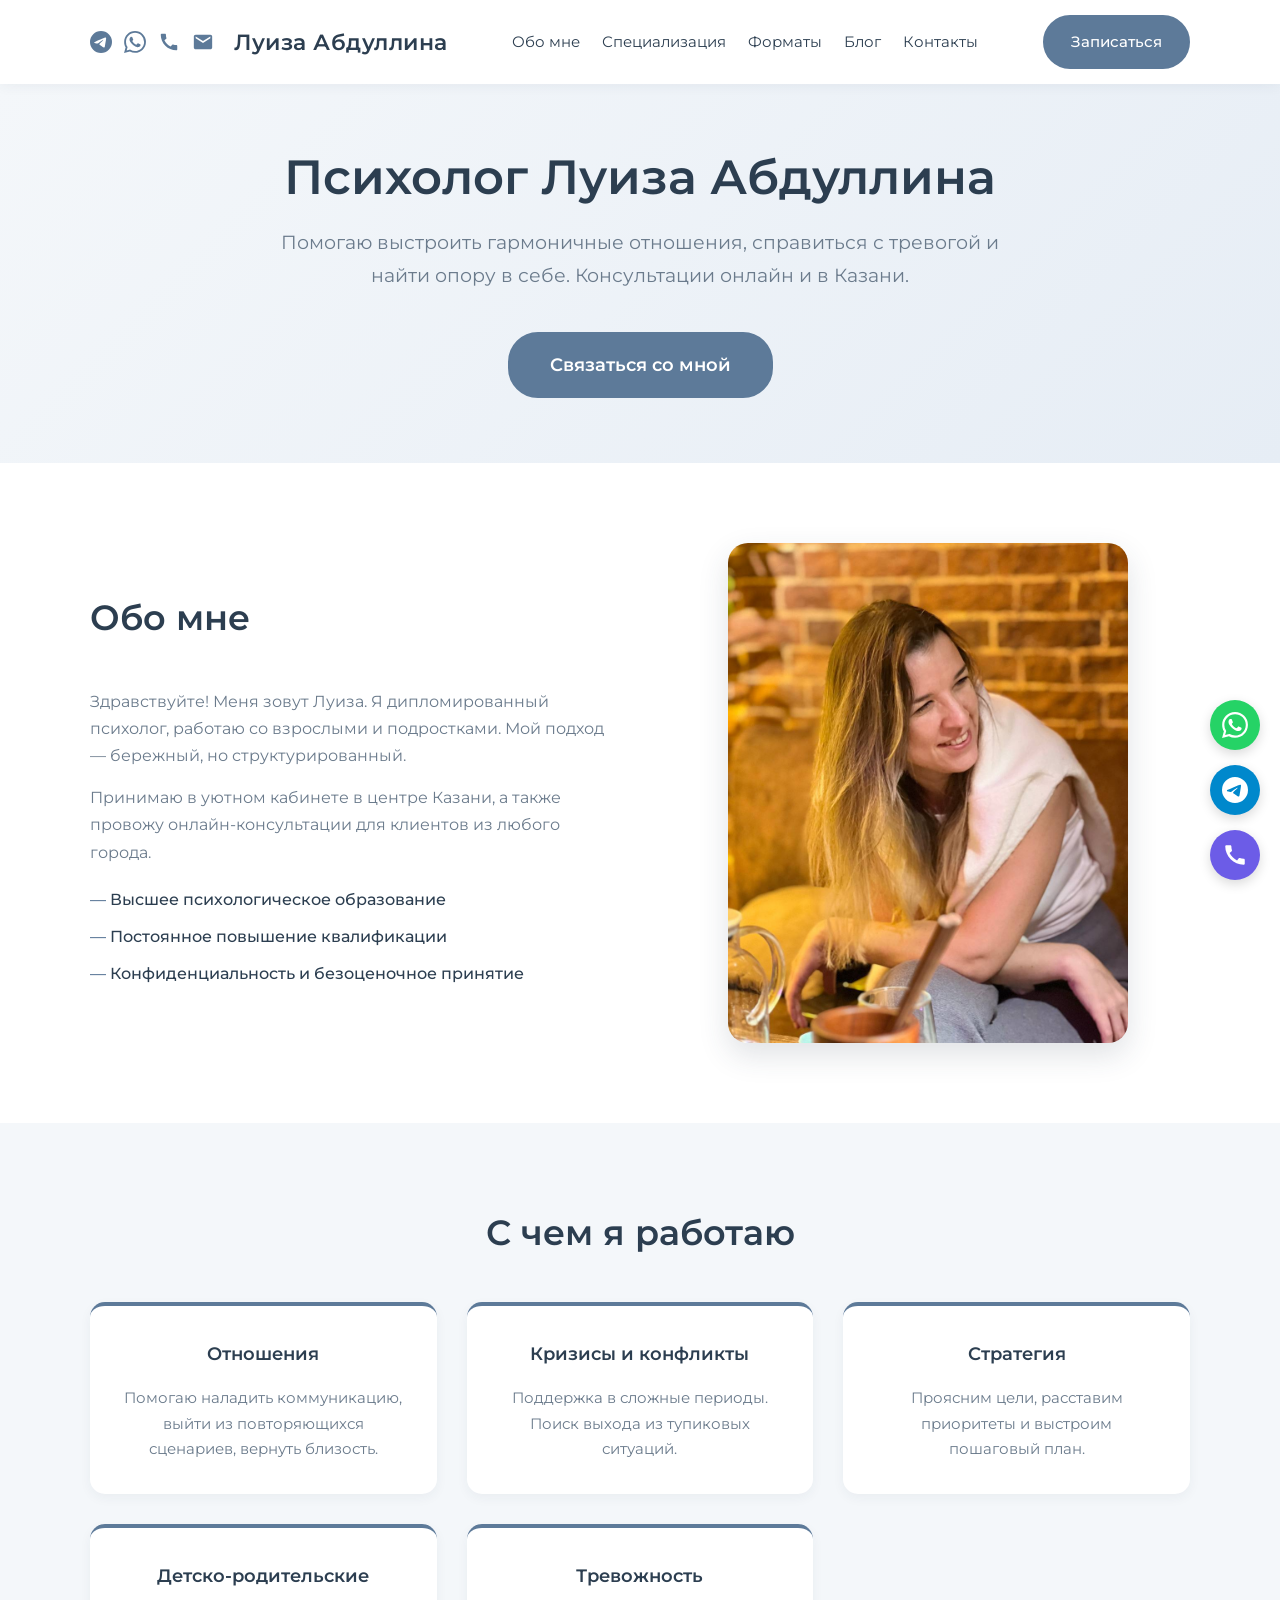
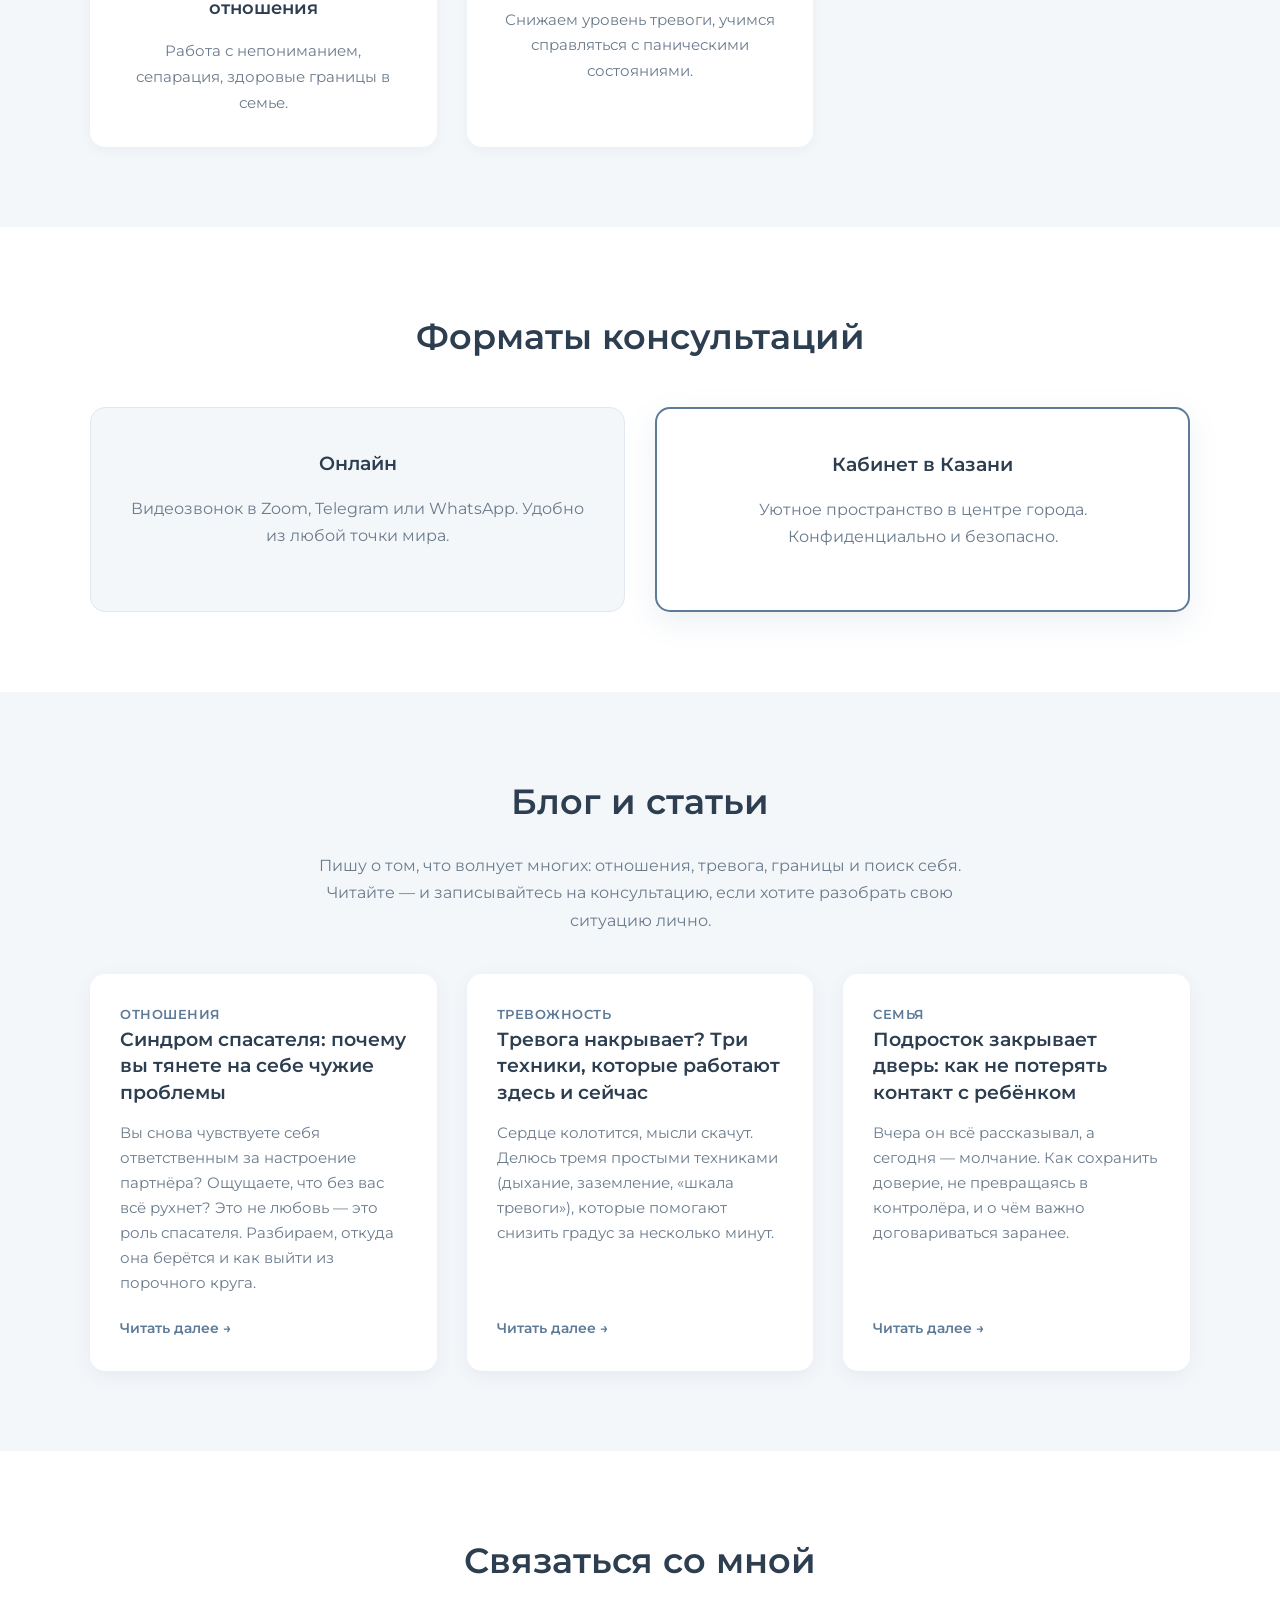
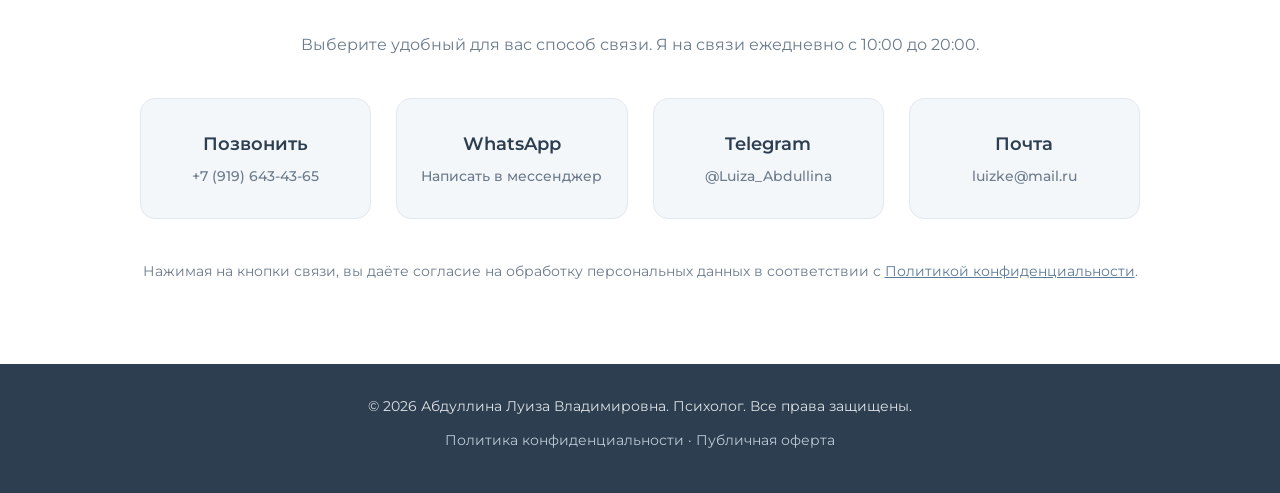
<file: index.html>
<!DOCTYPE html>
<html lang="ru">
<head>
    <meta charset="UTF-8">
    <meta name="viewport" content="width=device-width, initial-scale=1.0">
    <meta http-equiv="X-UA-Compatible" content="IE=edge">
    
    <title>Психолог Луиза Абдуллина | Консультации в Казани и онлайн</title>
    <meta name="description" content="Дипломированный психолог Луиза Абдуллина. Консультации онлайн и в Казани. Работа с отношениями, тревогой, кризисами и детско-родительскими вопросами.">
    <meta name="keywords" content="психолог Казань, психолог онлайн, Луиза Абдуллина, консультации психолога, тревога, отношения">
    <meta name="author" content="Абдуллина Луиза Владимировна">
    <meta name="robots" content="index, follow, max-image-preview:large">
    <link rel="canonical" href="https://luizke.ru/">
    
    <meta property="og:type" content="website">
    <meta property="og:locale" content="ru_RU">
    <meta property="og:title" content="Психолог Луиза Абдуллина | Казань и онлайн">
    <meta property="og:description" content="Помогаю выстроить гармоничные отношения, справиться с тревогой и найти опору в себе.">
    <meta property="og:url" content="https://luizke.ru/">
    <meta property="og:site_name" content="Луиза Абдуллина — психолог">
    <meta property="og:image" content="https://luizke.ru/images/og-image.jpg">
    
    <meta name="twitter:card" content="summary_large_image">
    <meta name="twitter:title" content="Психолог Луиза Абдуллина | Казань и онлайн">
    <meta name="twitter:description" content="Помогаю выстроить гармоничные отношения, справиться с тревогой и найти опору в себе.">
    <meta name="twitter:image" content="https://luizke.ru/images/og-image.jpg">
    
    <link rel="preconnect" href="https://fonts.googleapis.com">
    <link rel="preconnect" href="https://fonts.gstatic.com" crossorigin>
    <link href="https://fonts.googleapis.com/css2?family=Montserrat:wght@300;400;500;600&display=swap" rel="stylesheet">
    
    <link rel="stylesheet" href="style.css">
    
    <script type="application/ld+json">
    {
      "@context": "https://schema.org",
      "@type": "Person",
      "name": "Абдуллина Луиза Владимировна",
      "jobTitle": "Психолог",
      "description": "Дипломированный психолог. Консультации онлайн и в Казани.",
      "url": "https://luizke.ru",
      "telephone": "+79196434365",
      "email": "luizke@mail.ru",
      "address": {
        "@type": "PostalAddress",
        "addressLocality": "Казань",
        "addressCountry": "RU"
      },
      "sameAs": ["https://t.me/Luiza_Abdullina"]
    }
    </script>
</head>
<body>
    <header role="banner">
        <div class="container header-container">
            <div class="header-left">
                <div class="header-socials">
                    <a href="https://t.me/Luiza_Abdullina" target="_blank" rel="noopener noreferrer" aria-label="Telegram">
                        <svg viewBox="0 0 24 24" fill="currentColor"><path d="M11.944 0A12 12 0 0 0 0 12a12 12 0 0 0 12 12 12 12 0 0 0 12-12A12 12 0 0 0 12 0a12 12 0 0 0-.056 0zm4.962 7.224c.1-.002.321.023.465.14a.506.506 0 0 1 .171.325c.016.093.036.306.02.472-.18 1.898-.962 6.502-1.36 8.627-.168.9-.499 1.201-.82 1.23-.696.065-1.225-.46-1.9-.902-1.056-.693-1.653-1.124-2.678-1.8-1.185-.78-.417-1.21.258-1.91.177-.184 3.247-2.977 3.307-3.23.007-.032.014-.15-.056-.212s-.174-.041-.249-.024c-.106.024-1.793 1.14-5.061 3.345-.48.33-.913.49-1.302.48-.428-.008-1.252-.241-1.865-.44-.752-.245-1.349-.374-1.297-.789.027-.216.325-.437.893-.663 3.498-1.524 5.83-2.529 6.998-3.014 3.332-1.386 4.025-1.627 4.476-1.635z"/></svg>
                    </a>
                    <a href="https://wa.me/79196434365" target="_blank" rel="noopener noreferrer" aria-label="WhatsApp">
                        <svg viewBox="0 0 24 24" fill="currentColor"><path d="M17.472 14.382c-.297-.149-1.758-.867-2.03-.967-.273-.099-.471-.148-.67.15-.197.297-.767.966-.94 1.164-.173.199-.347.223-.644.075-.297-.15-1.255-.463-2.39-1.475-.883-.788-1.48-1.761-1.653-2.059-.173-.297-.018-.458.13-.606.134-.133.298-.347.446-.52.149-.174.198-.298.298-.497.099-.198.05-.371-.025-.52-.075-.149-.669-1.612-.916-2.207-.242-.579-.487-.5-.669-.51-.173-.008-.371-.01-.57-.01-.198 0-.52.074-.792.372-.272.297-1.04 1.016-1.04 2.479 0 1.462 1.065 2.875 1.213 3.074.149.198 2.096 3.2 5.077 4.487.709.306 1.262.489 1.694.625.712.227 1.36.195 1.871.118.571-.085 1.758-.719 2.006-1.413.248-.694.248-1.289.173-1.413-.074-.124-.272-.198-.57-.347m-5.421 7.403h-.004a9.87 9.87 0 01-5.031-1.378l-.361-.214-3.741.982.998-3.648-.235-.374a9.86 9.86 0 01-1.51-5.26c.001-5.45 4.436-9.884 9.888-9.884 2.64 0 5.122 1.03 6.988 2.898a9.825 9.825 0 012.893 6.994c-.003 5.45-4.437 9.884-9.885 9.884m8.413-18.297A11.815 11.815 0 0012.05 0C5.495 0 .16 5.335.157 11.892c0 2.096.547 4.142 1.588 5.945L.057 24l6.305-1.654a11.882 11.882 0 005.683 1.448h.005c6.554 0 11.89-5.335 11.893-11.893a11.821 11.821 0 00-3.48-8.413z"/></svg>
                    </a>
                    <a href="tel:+79196434365" aria-label="Позвонить">
                        <svg viewBox="0 0 24 24" fill="currentColor"><path d="M20.01 15.38c-1.23 0-2.42-.2-3.53-.56a.977.977 0 0 0-1.01.24l-1.57 1.97c-2.83-1.35-5.48-3.9-6.89-6.83l1.95-1.66c.27-.28.35-.67.24-1.02-.37-1.11-.56-2.3-.56-3.53 0-.54-.45-.99-.99-.99H4.19C3.65 3 3 3.24 3 3.99 3 13.28 10.73 21 20.01 21c.71 0 .99-.63.99-1.18v-3.45c0-.54-.45-.99-.99-.99z"/></svg>
                    </a>
                    <a href="mailto:luizke@mail.ru" aria-label="Написать на почту">
                        <svg viewBox="0 0 24 24" fill="currentColor"><path d="M20 4H4c-1.1 0-1.99.9-1.99 2L2 18c0 1.1.9 2 2 2h16c1.1 0 2-.9 2-2V6c0-1.1-.9-2-2-2zm0 4l-8 5-8-5V6l8 5 8-5v2z"/></svg>
                    </a>
                </div>
                <a href="index.html" class="logo" aria-label="Луиза Абдуллина — на главную">Луиза Абдуллина</a>
            </div>
            <nav role="navigation" aria-label="Главное меню">
                <ul>
                    <li><a href="#about">Обо мне</a></li>
                    <li><a href="#services">Специализация</a></li>
                    <li><a href="#formats">Форматы</a></li>
                    <li><a href="#blog">Блог</a></li>
                    <li><a href="#contacts">Контакты</a></li>
                </ul>
            </nav>
            <a href="#contacts" class="btn btn-primary">Записаться</a>
        </div>
    </header>

    <main role="main">
        <section class="hero" aria-labelledby="hero-title">
            <div class="container">
                <h1 id="hero-title">Психолог Луиза Абдуллина</h1>
                <p class="subtitle">Помогаю выстроить гармоничные отношения, справиться с тревогой и найти опору в себе. Консультации онлайн и в Казани.</p>
                <div class="hero-buttons">
                    <a href="#contacts" class="btn btn-primary hero-btn-large">Связаться со мной</a>
                </div>
            </div>
        </section>

        <section id="about" class="section" aria-labelledby="about-title">
            <div class="container">
                <div class="about-grid">
                    <div class="about-text">
                        <h2 id="about-title">Обо мне</h2>
                        <p>Здравствуйте! Меня зовут Луиза. Я дипломированный психолог, работаю со взрослыми и подростками. Мой подход — бережный, но структурированный.</p>
                        <p>Принимаю в уютном кабинете в центре Казани, а также провожу онлайн-консультации для клиентов из любого города.</p>
                        <ul class="about-features">
                            <li>Высшее психологическое образование</li>
                            <li>Постоянное повышение квалификации</li>
                            <li>Конфиденциальность и безоценочное принятие</li>
                        </ul>
                    </div>
                    <div class="about-image">
                        <img src="images/luiza.jpg" alt="Луиза Абдуллина — психолог, консультация" loading="lazy" width="400" height="500">
                    </div>
                </div>
            </div>
        </section>

        <section id="services" class="section bg-light" aria-labelledby="services-title">
            <div class="container">
                <h2 id="services-title" class="text-center">С чем я работаю</h2>
                <div class="services-grid">
                    <article class="service-card">
                        <h3>Отношения</h3>
                        <p>Помогаю наладить коммуникацию, выйти из повторяющихся сценариев, вернуть близость.</p>
                    </article>
                    <article class="service-card">
                        <h3>Кризисы и конфликты</h3>
                        <p>Поддержка в сложные периоды. Поиск выхода из тупиковых ситуаций.</p>
                    </article>
                    <article class="service-card">
                        <h3>Стратегия</h3>
                        <p>Проясним цели, расставим приоритеты и выстроим пошаговый план.</p>
                    </article>
                    <article class="service-card">
                        <h3>Детско-родительские отношения</h3>
                        <p>Работа с непониманием, сепарация, здоровые границы в семье.</p>
                    </article>
                    <article class="service-card">
                        <h3>Тревожность</h3>
                        <p>Снижаем уровень тревоги, учимся справляться с паническими состояниями.</p>
                    </article>
                </div>
            </div>
        </section>

        <section id="formats" class="section" aria-labelledby="formats-title">
            <div class="container">
                <h2 id="formats-title" class="text-center">Форматы консультаций</h2>
                <div class="formats-grid">
                    <article class="format-card">
                        <h3>Онлайн</h3>
                        <p>Видеозвонок в Zoom, Telegram или WhatsApp. Удобно из любой точки мира.</p>
                    </article>
                    <article class="format-card highlight">
                        <h3>Кабинет в Казани</h3>
                        <p>Уютное пространство в центре города. Конфиденциально и безопасно.</p>
                    </article>
                </div>
            </div>
        </section>

        <section id="blog" class="section bg-light" aria-labelledby="blog-title">
            <div class="container">
                <h2 id="blog-title" class="text-center">Блог и статьи</h2>
                <p class="blog-intro text-center">Пишу о том, что волнует многих: отношения, тревога, границы и поиск себя. Читайте — и записывайтесь на консультацию, если хотите разобрать свою ситуацию лично.</p>
                <div class="blog-grid">
                    <article class="blog-card">
                        <div class="blog-content">
                            <span class="blog-tag">Отношения</span>
                            <h3>Синдром спасателя: почему вы тянете на себе чужие проблемы</h3>
                            <p>Вы снова чувствуете себя ответственным за настроение партнёра? Ощущаете, что без вас всё рухнет? Это не любовь — это роль спасателя. Разбираем, откуда она берётся и как выйти из порочного круга.</p>
                            <a href="article-1.html" class="read-more" aria-label="Читать статью Синдром спасателя">Читать далее →</a>
                        </div>
                    </article>
                    <article class="blog-card">
                        <div class="blog-content">
                            <span class="blog-tag">Тревожность</span>
                            <h3>Тревога накрывает? Три техники, которые работают здесь и сейчас</h3>
                            <p>Сердце колотится, мысли скачут. Делюсь тремя простыми техниками (дыхание, заземление, «шкала тревоги»), которые помогают снизить градус за несколько минут.</p>
                            <a href="article-2.html" class="read-more" aria-label="Читать статью Тревога накрывает">Читать далее →</a>
                        </div>
                    </article>
                    <article class="blog-card">
                        <div class="blog-content">
                            <span class="blog-tag">Семья</span>
                            <h3>Подросток закрывает дверь: как не потерять контакт с ребёнком</h3>
                            <p>Вчера он всё рассказывал, а сегодня — молчание. Как сохранить доверие, не превращаясь в контролёра, и о чём важно договариваться заранее.</p>
                            <a href="article-3.html" class="read-more" aria-label="Читать статью Подросток закрывает дверь">Читать далее →</a>
                        </div>
                    </article>
                </div>
            </div>
        </section>

        <section id="contacts" class="section" aria-labelledby="contacts-title">
            <div class="container">
                <h2 id="contacts-title" class="text-center">Связаться со мной</h2>
                <p class="contacts-intro text-center">Выберите удобный для вас способ связи. Я на связи ежедневно с 10:00 до 20:00.</p>
                <div class="contact-grid">
                    <a href="tel:+79196434365" class="contact-card" aria-label="Позвонить по телефону +7 919 643 43 65">
                        <h3>Позвонить</h3>
                        <span>+7 (919) 643-43-65</span>
                    </a>
                    <a href="https://wa.me/79196434365" target="_blank" rel="noopener noreferrer" class="contact-card" aria-label="Написать в WhatsApp">
                        <h3>WhatsApp</h3>
                        <span>Написать в мессенджер</span>
                    </a>
                    <a href="https://t.me/Luiza_Abdullina" target="_blank" rel="noopener noreferrer" class="contact-card" aria-label="Написать в Telegram">
                        <h3>Telegram</h3>
                        <span>@Luiza_Abdullina</span>
                    </a>
                    <a href="mailto:luizke@mail.ru" class="contact-card" aria-label="Написать на почту">
                        <h3>Почта</h3>
                        <span>luizke@mail.ru</span>
                    </a>
                </div>
                <p class="note contacts-note text-center">Нажимая на кнопки связи, вы даёте согласие на обработку персональных данных в соответствии с <a href="privacy.html">Политикой конфиденциальности</a>.</p>
            </div>
        </section>
    </main>

    <footer role="contentinfo">
        <div class="container">
            <p>© 2026 Абдуллина Луиза Владимировна. Психолог. Все права защищены.</p>
            <p class="footer-links">
                <a href="privacy.html">Политика конфиденциальности</a> · 
                <a href="offer.html">Публичная оферта</a>
            </p>
        </div>
    </footer>

    <div class="floating-contacts" aria-label="Быстрая связь">
        <a href="https://wa.me/79196434365" target="_blank" rel="noopener noreferrer" class="float-btn whatsapp" aria-label="Написать в WhatsApp">
            <svg viewBox="0 0 24 24" fill="currentColor" aria-hidden="true"><path d="M17.472 14.382c-.297-.149-1.758-.867-2.03-.967-.273-.099-.471-.148-.67.15-.197.297-.767.966-.94 1.164-.173.199-.347.223-.644.075-.297-.15-1.255-.463-2.39-1.475-.883-.788-1.48-1.761-1.653-2.059-.173-.297-.018-.458.13-.606.134-.133.298-.347.446-.52.149-.174.198-.298.298-.497.099-.198.05-.371-.025-.52-.075-.149-.669-1.612-.916-2.207-.242-.579-.487-.5-.669-.51-.173-.008-.371-.01-.57-.01-.198 0-.52.074-.792.372-.272.297-1.04 1.016-1.04 2.479 0 1.462 1.065 2.875 1.213 3.074.149.198 2.096 3.2 5.077 4.487.709.306 1.262.489 1.694.625.712.227 1.36.195 1.871.118.571-.085 1.758-.719 2.006-1.413.248-.694.248-1.289.173-1.413-.074-.124-.272-.198-.57-.347m-5.421 7.403h-.004a9.87 9.87 0 01-5.031-1.378l-.361-.214-3.741.982.998-3.648-.235-.374a9.86 9.86 0 01-1.51-5.26c.001-5.45 4.436-9.884 9.888-9.884 2.64 0 5.122 1.03 6.988 2.898a9.825 9.825 0 012.893 6.994c-.003 5.45-4.437 9.884-9.885 9.884m8.413-18.297A11.815 11.815 0 0012.05 0C5.495 0 .16 5.335.157 11.892c0 2.096.547 4.142 1.588 5.945L.057 24l6.305-1.654a11.882 11.882 0 005.683 1.448h.005c6.554 0 11.89-5.335 11.893-11.893a11.821 11.821 0 00-3.48-8.413z"/></svg>
        </a>
        <a href="https://t.me/Luiza_Abdullina" target="_blank" rel="noopener noreferrer" class="float-btn telegram" aria-label="Написать в Telegram">
            <svg viewBox="0 0 24 24" fill="currentColor" aria-hidden="true"><path d="M11.944 0A12 12 0 0 0 0 12a12 12 0 0 0 12 12 12 12 0 0 0 12-12A12 12 0 0 0 12 0a12 12 0 0 0-.056 0zm4.962 7.224c.1-.002.321.023.465.14a.506.506 0 0 1 .171.325c.016.093.036.306.02.472-.18 1.898-.962 6.502-1.36 8.627-.168.9-.499 1.201-.82 1.23-.696.065-1.225-.46-1.9-.902-1.056-.693-1.653-1.124-2.678-1.8-1.185-.78-.417-1.21.258-1.91.177-.184 3.247-2.977 3.307-3.23.007-.032.014-.15-.056-.212s-.174-.041-.249-.024c-.106.024-1.793 1.14-5.061 3.345-.48.33-.913.49-1.302.48-.428-.008-1.252-.241-1.865-.44-.752-.245-1.349-.374-1.297-.789.027-.216.325-.437.893-.663 3.498-1.524 5.83-2.529 6.998-3.014 3.332-1.386 4.025-1.627 4.476-1.635z"/></svg>
        </a>
        <a href="tel:+79196434365" class="float-btn phone" aria-label="Позвонить">
            <svg viewBox="0 0 24 24" fill="currentColor" aria-hidden="true"><path d="M20.01 15.38c-1.23 0-2.42-.2-3.53-.56a.977.977 0 0 0-1.01.24l-1.57 1.97c-2.83-1.35-5.48-3.9-6.89-6.83l1.95-1.66c.27-.28.35-.67.24-1.02-.37-1.11-.56-2.3-.56-3.53 0-.54-.45-.99-.99-.99H4.19C3.65 3 3 3.24 3 3.99 3 13.28 10.73 21 20.01 21c.71 0 .99-.63.99-1.18v-3.45c0-.54-.45-.99-.99-.99z"/></svg>
        </a>
    </div>
</body>
</html>
</file>
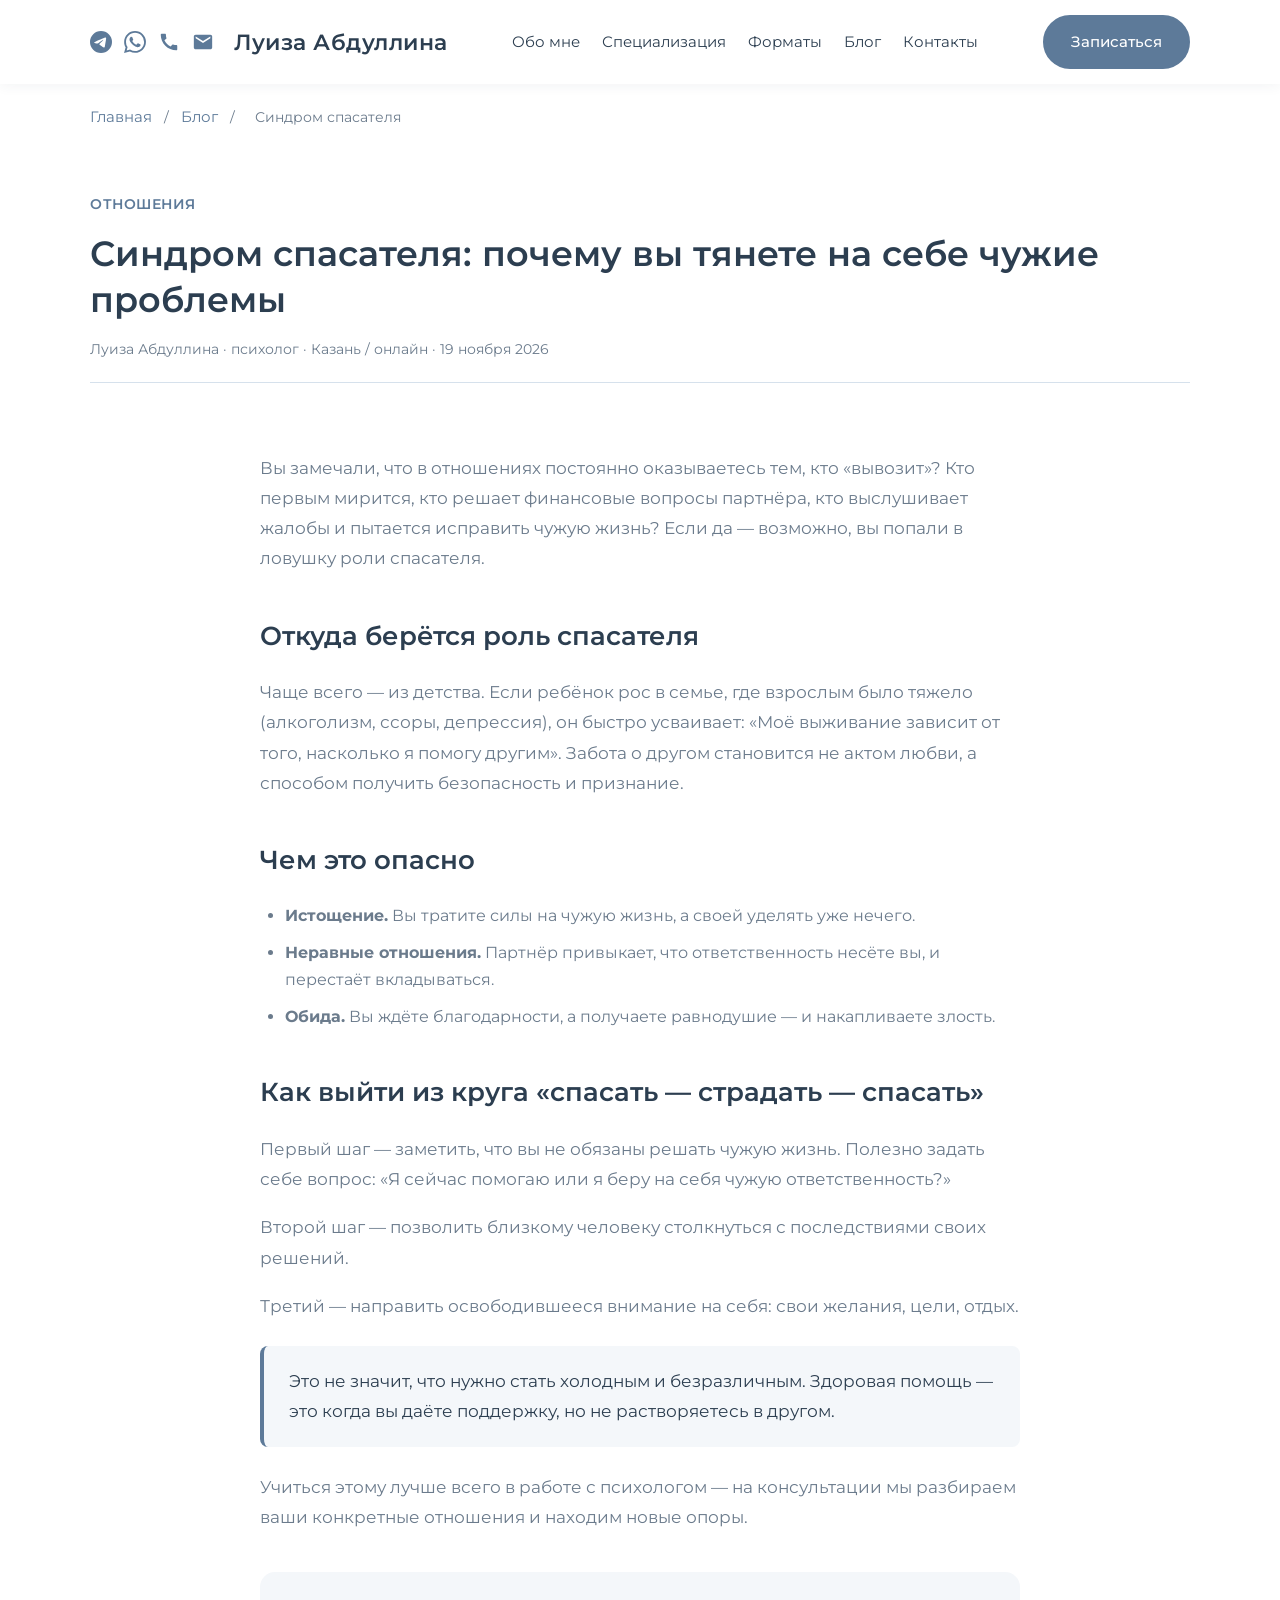
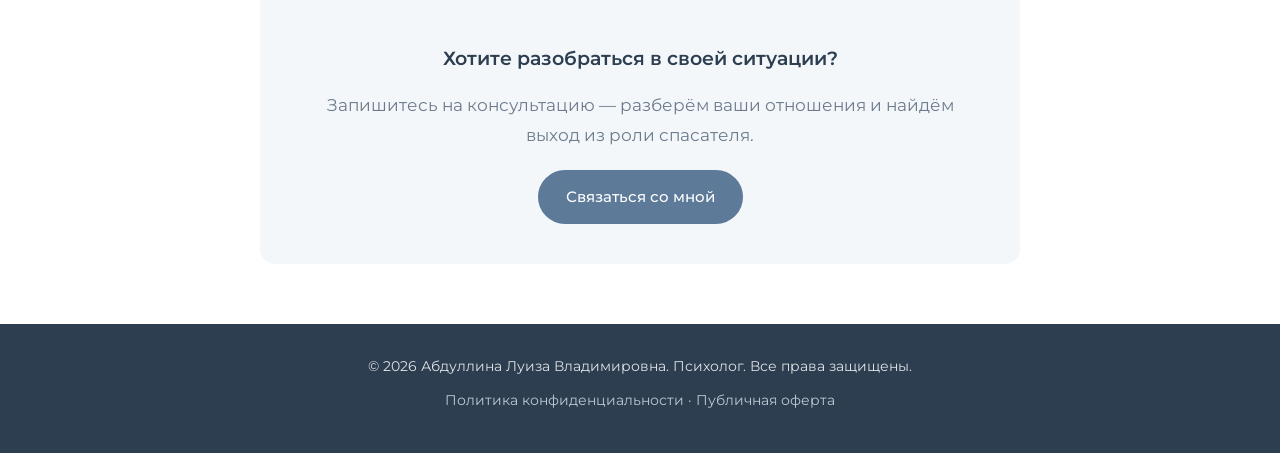
<file: article-1.html>
<!DOCTYPE html>
<html lang="ru">
<head>
    <meta charset="UTF-8">
    <meta name="viewport" content="width=device-width, initial-scale=1.0">
    <meta http-equiv="X-UA-Compatible" content="IE=edge">
    <title>Синдром спасателя: почему вы тянете на себе чужие проблемы — Луиза Абдуллина</title>
    <meta name="description" content="Разбираем синдром спасателя в отношениях: откуда берётся роль спасателя, чем она опасна и как выйти из порочного круга.">
    <meta name="keywords" content="синдром спасателя, отношения, психология, Луиза Абдуллина, созависимость">
    <meta name="author" content="Абдуллина Луиза Владимировна">
    <meta name="robots" content="index, follow">
    <link rel="canonical" href="https://luizke.ru/article-1.html">
    
    <meta property="og:type" content="article">
    <meta property="og:locale" content="ru_RU">
    <meta property="og:title" content="Синдром спасателя: почему вы тянете на себе чужие проблемы">
    <meta property="og:description" content="Разбираем синдром спасателя в отношениях: откуда берётся роль спасателя и как выйти из порочного круга.">
    <meta property="og:url" content="https://luizke.ru/article-1.html">
    <meta property="og:site_name" content="Луиза Абдуллина — психолог">
    
    <link rel="preconnect" href="https://fonts.googleapis.com">
    <link rel="preconnect" href="https://fonts.gstatic.com" crossorigin>
    <link href="https://fonts.googleapis.com/css2?family=Montserrat:wght@300;400;500;600&display=swap" rel="stylesheet">
    <link rel="stylesheet" href="style.css">
    
    <script type="application/ld+json">
    {
      "@context": "https://schema.org",
      "@type": "Article",
      "headline": "Синдром спасателя: почему вы тянете на себе чужие проблемы",
      "description": "Разбираем синдром спасателя в отношениях.",
      "author": {"@type": "Person", "name": "Абдуллина Луиза Владимировна", "url": "https://luizke.ru"},
      "publisher": {"@type": "Person", "name": "Абдуллина Луиза Владимировна"},
      "datePublished": "2026-11-19",
      "dateModified": "2026-11-19",
      "mainEntityOfPage": {"@type": "WebPage", "@id": "https://luizke.ru/article-1.html"}
    }
    </script>
    <script type="application/ld+json">
    {
      "@context": "https://schema.org",
      "@type": "BreadcrumbList",
      "itemListElement": [
        {"@type": "ListItem", "position": 1, "name": "Главная", "item": "https://luizke.ru/"},
        {"@type": "ListItem", "position": 2, "name": "Блог", "item": "https://luizke.ru/#blog"},
        {"@type": "ListItem", "position": 3, "name": "Синдром спасателя"}
      ]
    }
    </script>
</head>
<body>
    <header role="banner">
        <div class="container header-container">
            <div class="header-left">
                <div class="header-socials">
                    <a href="https://t.me/Luiza_Abdullina" target="_blank" rel="noopener noreferrer" aria-label="Telegram">
                        <svg viewBox="0 0 24 24" fill="currentColor"><path d="M11.944 0A12 12 0 0 0 0 12a12 12 0 0 0 12 12 12 12 0 0 0 12-12A12 12 0 0 0 12 0a12 12 0 0 0-.056 0zm4.962 7.224c.1-.002.321.023.465.14a.506.506 0 0 1 .171.325c.016.093.036.306.02.472-.18 1.898-.962 6.502-1.36 8.627-.168.9-.499 1.201-.82 1.23-.696.065-1.225-.46-1.9-.902-1.056-.693-1.653-1.124-2.678-1.8-1.185-.78-.417-1.21.258-1.91.177-.184 3.247-2.977 3.307-3.23.007-.032.014-.15-.056-.212s-.174-.041-.249-.024c-.106.024-1.793 1.14-5.061 3.345-.48.33-.913.49-1.302.48-.428-.008-1.252-.241-1.865-.44-.752-.245-1.349-.374-1.297-.789.027-.216.325-.437.893-.663 3.498-1.524 5.83-2.529 6.998-3.014 3.332-1.386 4.025-1.627 4.476-1.635z"/></svg>
                    </a>
                    <a href="https://wa.me/79196434365" target="_blank" rel="noopener noreferrer" aria-label="WhatsApp">
                        <svg viewBox="0 0 24 24" fill="currentColor"><path d="M17.472 14.382c-.297-.149-1.758-.867-2.03-.967-.273-.099-.471-.148-.67.15-.197.297-.767.966-.94 1.164-.173.199-.347.223-.644.075-.297-.15-1.255-.463-2.39-1.475-.883-.788-1.48-1.761-1.653-2.059-.173-.297-.018-.458.13-.606.134-.133.298-.347.446-.52.149-.174.198-.298.298-.497.099-.198.05-.371-.025-.52-.075-.149-.669-1.612-.916-2.207-.242-.579-.487-.5-.669-.51-.173-.008-.371-.01-.57-.01-.198 0-.52.074-.792.372-.272.297-1.04 1.016-1.04 2.479 0 1.462 1.065 2.875 1.213 3.074.149.198 2.096 3.2 5.077 4.487.709.306 1.262.489 1.694.625.712.227 1.36.195 1.871.118.571-.085 1.758-.719 2.006-1.413.248-.694.248-1.289.173-1.413-.074-.124-.272-.198-.57-.347m-5.421 7.403h-.004a9.87 9.87 0 01-5.031-1.378l-.361-.214-3.741.982.998-3.648-.235-.374a9.86 9.86 0 01-1.51-5.26c.001-5.45 4.436-9.884 9.888-9.884 2.64 0 5.122 1.03 6.988 2.898a9.825 9.825 0 012.893 6.994c-.003 5.45-4.437 9.884-9.885 9.884m8.413-18.297A11.815 11.815 0 0012.05 0C5.495 0 .16 5.335.157 11.892c0 2.096.547 4.142 1.588 5.945L.057 24l6.305-1.654a11.882 11.882 0 005.683 1.448h.005c6.554 0 11.89-5.335 11.893-11.893a11.821 11.821 0 00-3.48-8.413z"/></svg>
                    </a>
                    <a href="tel:+79196434365" aria-label="Позвонить">
                        <svg viewBox="0 0 24 24" fill="currentColor"><path d="M20.01 15.38c-1.23 0-2.42-.2-3.53-.56a.977.977 0 0 0-1.01.24l-1.57 1.97c-2.83-1.35-5.48-3.9-6.89-6.83l1.95-1.66c.27-.28.35-.67.24-1.02-.37-1.11-.56-2.3-.56-3.53 0-.54-.45-.99-.99-.99H4.19C3.65 3 3 3.24 3 3.99 3 13.28 10.73 21 20.01 21c.71 0 .99-.63.99-1.18v-3.45c0-.54-.45-.99-.99-.99z"/></svg>
                    </a>
                    <a href="mailto:luizke@mail.ru" aria-label="Написать на почту">
                        <svg viewBox="0 0 24 24" fill="currentColor"><path d="M20 4H4c-1.1 0-1.99.9-1.99 2L2 18c0 1.1.9 2 2 2h16c1.1 0 2-.9 2-2V6c0-1.1-.9-2-2-2zm0 4l-8 5-8-5V6l8 5 8-5v2z"/></svg>
                    </a>
                </div>
                <a href="index.html" class="logo" aria-label="Луиза Абдуллина — на главную">Луиза Абдуллина</a>
            </div>
            <nav role="navigation" aria-label="Главное меню">
                <ul>
                    <li><a href="index.html#about">Обо мне</a></li>
                    <li><a href="index.html#services">Специализация</a></li>
                    <li><a href="index.html#formats">Форматы</a></li>
                    <li><a href="index.html#blog">Блог</a></li>
                    <li><a href="index.html#contacts">Контакты</a></li>
                </ul>
            </nav>
            <a href="index.html#contacts" class="btn btn-primary">Записаться</a>
        </div>
    </header>

    <main role="main">
        <div class="container">
            <nav class="breadcrumbs" aria-label="Хлебные крошки">
                <a href="index.html">Главная</a>
                <span aria-hidden="true">/</span>
                <a href="index.html#blog">Блог</a>
                <span aria-hidden="true">/</span>
                <span aria-current="page">Синдром спасателя</span>
            </nav>

            <article class="article-header">
                <span class="article-tag">Отношения</span>
                <h1>Синдром спасателя: почему вы тянете на себе чужие проблемы</h1>
                <p class="article-meta">Луиза Абдуллина · психолог · Казань / онлайн · 19 ноября 2026</p>
            </article>

            <div class="article-body">
                <p>Вы замечали, что в отношениях постоянно оказываетесь тем, кто «вывозит»? Кто первым мирится, кто решает финансовые вопросы партнёра, кто выслушивает жалобы и пытается исправить чужую жизнь? Если да — возможно, вы попали в ловушку роли спасателя.</p>

                <h2>Откуда берётся роль спасателя</h2>
                <p>Чаще всего — из детства. Если ребёнок рос в семье, где взрослым было тяжело (алкоголизм, ссоры, депрессия), он быстро усваивает: «Моё выживание зависит от того, насколько я помогу другим». Забота о другом становится не актом любви, а способом получить безопасность и признание.</p>

                <h2>Чем это опасно</h2>
                <ul>
                    <li><strong>Истощение.</strong> Вы тратите силы на чужую жизнь, а своей уделять уже нечего.</li>
                    <li><strong>Неравные отношения.</strong> Партнёр привыкает, что ответственность несёте вы, и перестаёт вкладываться.</li>
                    <li><strong>Обида.</strong> Вы ждёте благодарности, а получаете равнодушие — и накапливаете злость.</li>
                </ul>

                <h2>Как выйти из круга «спасать — страдать — спасать»</h2>
                <p>Первый шаг — заметить, что вы не обязаны решать чужую жизнь. Полезно задать себе вопрос: «Я сейчас помогаю или я беру на себя чужую ответственность?»</p>
                <p>Второй шаг — позволить близкому человеку столкнуться с последствиями своих решений.</p>
                <p>Третий — направить освободившееся внимание на себя: свои желания, цели, отдых.</p>

                <div class="highlight-box">
                    <p>Это не значит, что нужно стать холодным и безразличным. Здоровая помощь — это когда вы даёте поддержку, но не растворяетесь в другом.</p>
                </div>

                <p>Учиться этому лучше всего в работе с психологом — на консультации мы разбираем ваши конкретные отношения и находим новые опоры.</p>

                <div class="article-cta">
                    <h3>Хотите разобраться в своей ситуации?</h3>
                    <p>Запишитесь на консультацию — разберём ваши отношения и найдём выход из роли спасателя.</p>
                    <a href="index.html#contacts" class="btn btn-primary">Связаться со мной</a>
                </div>
            </div>
        </div>
    </main>

    <footer role="contentinfo">
        <div class="container">
            <p>© 2026 Абдуллина Луиза Владимировна. Психолог. Все права защищены.</p>
            <p class="footer-links">
                <a href="privacy.html">Политика конфиденциальности</a> · 
                <a href="offer.html">Публичная оферта</a>
            </p>
        </div>
    </footer>
</body>
</html>
</file>
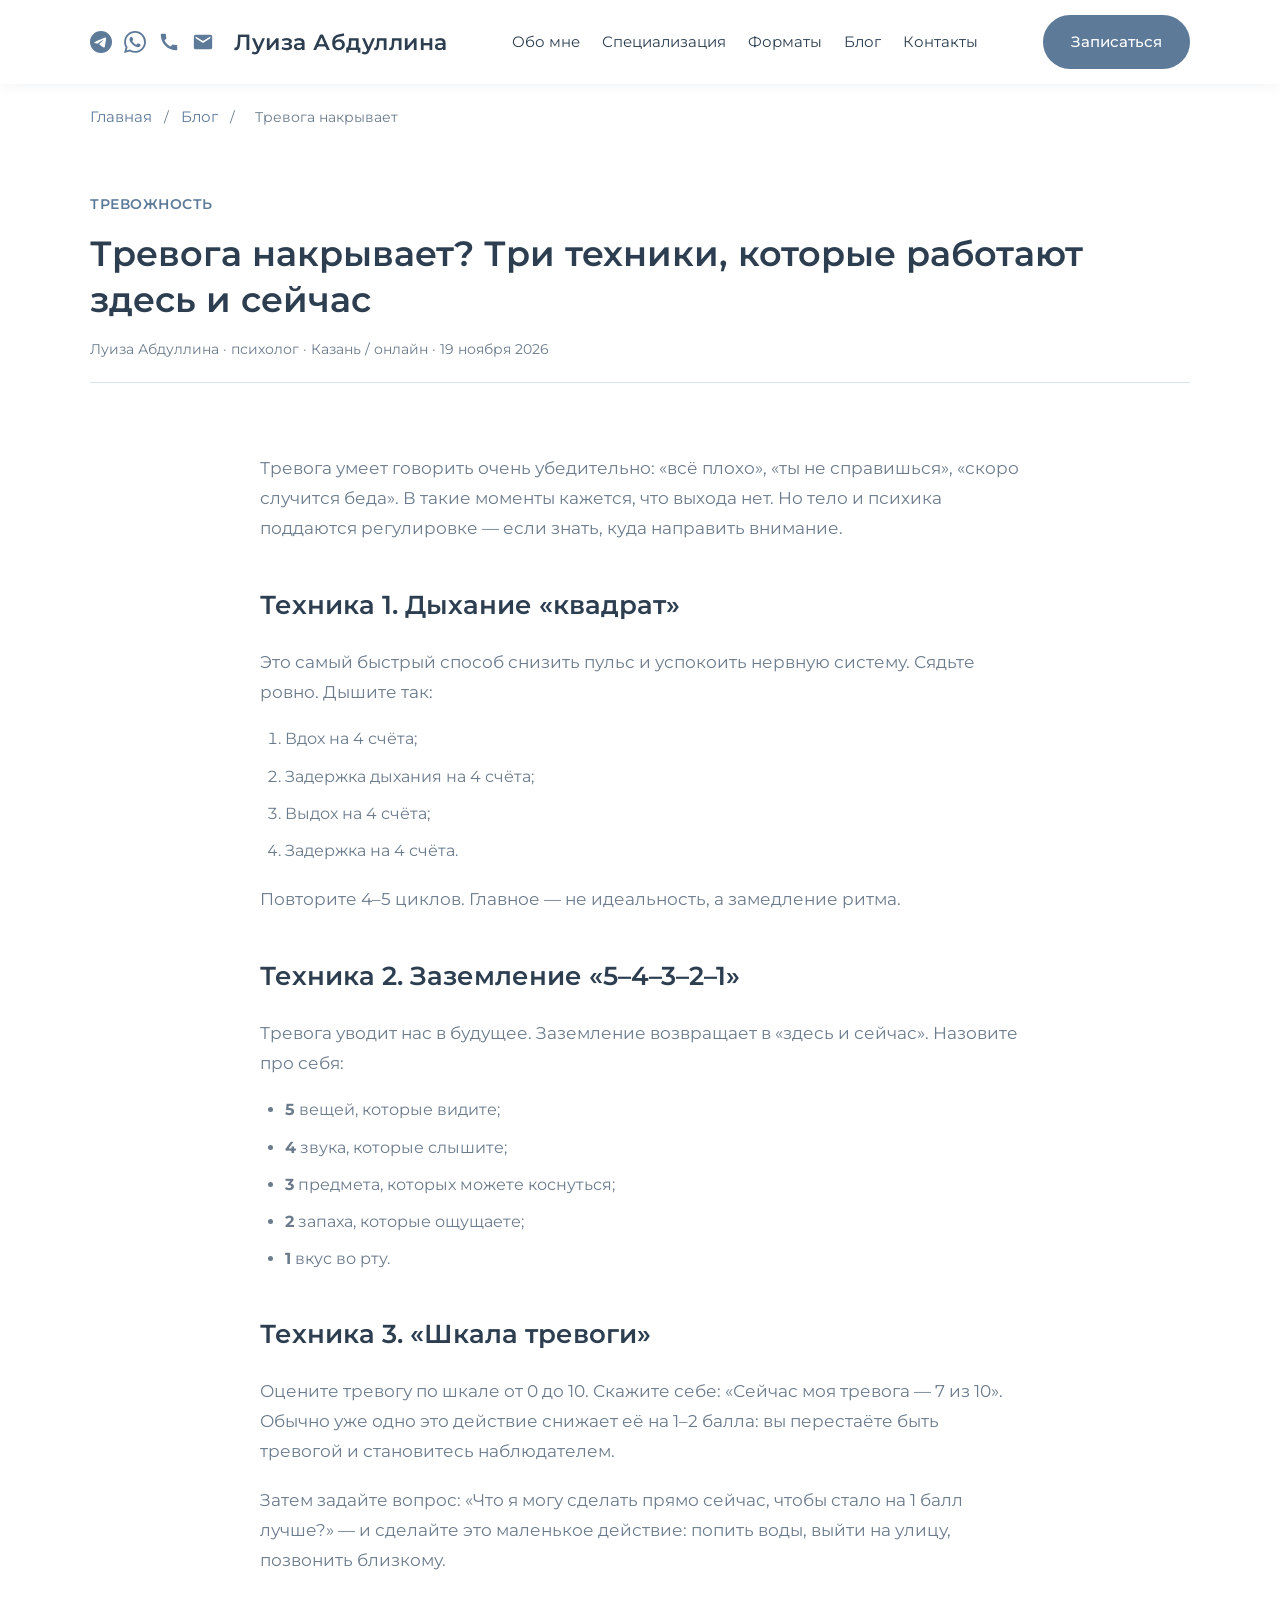
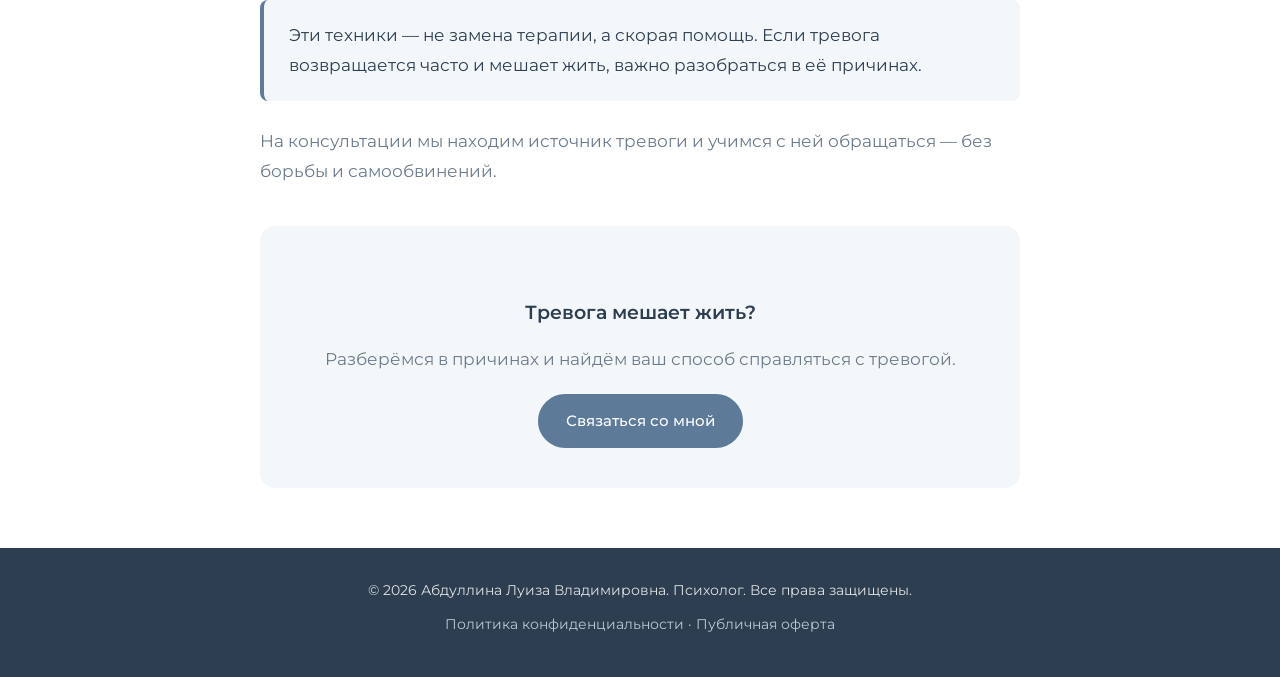
<file: article-2.html>
<!DOCTYPE html>
<html lang="ru">
<head>
    <meta charset="UTF-8">
    <meta name="viewport" content="width=device-width, initial-scale=1.0">
    <meta http-equiv="X-UA-Compatible" content="IE=edge">
    <title>Тревога накрывает? Три техники, которые работают здесь и сейчас — Луиза Абдуллина</title>
    <meta name="description" content="Три простые техники для снижения тревоги: дыхание «квадрат», заземление «5–4–3–2–1» и «шкала тревоги».">
    <meta name="keywords" content="тревога, паническая атака, техники от тревоги, дыхание квадрат, заземление, психолог Казань">
    <meta name="author" content="Абдуллина Луиза Владимировна">
    <meta name="robots" content="index, follow">
    <link rel="canonical" href="https://luizke.ru/article-2.html">
    
    <meta property="og:type" content="article">
    <meta property="og:locale" content="ru_RU">
    <meta property="og:title" content="Тревога накрывает? Три техники, которые работают здесь и сейчас">
    <meta property="og:description" content="Три простые техники для снижения тревоги: дыхание, заземление и шкала тревоги.">
    <meta property="og:url" content="https://luizke.ru/article-2.html">
    <meta property="og:site_name" content="Луиза Абдуллина — психолог">
    
    <link rel="preconnect" href="https://fonts.googleapis.com">
    <link rel="preconnect" href="https://fonts.gstatic.com" crossorigin>
    <link href="https://fonts.googleapis.com/css2?family=Montserrat:wght@300;400;500;600&display=swap" rel="stylesheet">
    <link rel="stylesheet" href="style.css">
    
    <script type="application/ld+json">
    {
      "@context": "https://schema.org",
      "@type": "Article",
      "headline": "Тревога накрывает? Три техники, которые работают здесь и сейчас",
      "description": "Три простые техники для снижения тревоги.",
      "author": {"@type": "Person", "name": "Абдуллина Луиза Владимировна", "url": "https://luizke.ru"},
      "publisher": {"@type": "Person", "name": "Абдуллина Луиза Владимировна"},
      "datePublished": "2026-11-19",
      "dateModified": "2026-11-19",
      "mainEntityOfPage": {"@type": "WebPage", "@id": "https://luizke.ru/article-2.html"}
    }
    </script>
    <script type="application/ld+json">
    {
      "@context": "https://schema.org",
      "@type": "BreadcrumbList",
      "itemListElement": [
        {"@type": "ListItem", "position": 1, "name": "Главная", "item": "https://luizke.ru/"},
        {"@type": "ListItem", "position": 2, "name": "Блог", "item": "https://luizke.ru/#blog"},
        {"@type": "ListItem", "position": 3, "name": "Тревога накрывает"}
      ]
    }
    </script>
</head>
<body>
    <header role="banner">
        <div class="container header-container">
            <div class="header-left">
                <div class="header-socials">
                    <a href="https://t.me/Luiza_Abdullina" target="_blank" rel="noopener noreferrer" aria-label="Telegram">
                        <svg viewBox="0 0 24 24" fill="currentColor"><path d="M11.944 0A12 12 0 0 0 0 12a12 12 0 0 0 12 12 12 12 0 0 0 12-12A12 12 0 0 0 12 0a12 12 0 0 0-.056 0zm4.962 7.224c.1-.002.321.023.465.14a.506.506 0 0 1 .171.325c.016.093.036.306.02.472-.18 1.898-.962 6.502-1.36 8.627-.168.9-.499 1.201-.82 1.23-.696.065-1.225-.46-1.9-.902-1.056-.693-1.653-1.124-2.678-1.8-1.185-.78-.417-1.21.258-1.91.177-.184 3.247-2.977 3.307-3.23.007-.032.014-.15-.056-.212s-.174-.041-.249-.024c-.106.024-1.793 1.14-5.061 3.345-.48.33-.913.49-1.302.48-.428-.008-1.252-.241-1.865-.44-.752-.245-1.349-.374-1.297-.789.027-.216.325-.437.893-.663 3.498-1.524 5.83-2.529 6.998-3.014 3.332-1.386 4.025-1.627 4.476-1.635z"/></svg>
                    </a>
                    <a href="https://wa.me/79196434365" target="_blank" rel="noopener noreferrer" aria-label="WhatsApp">
                        <svg viewBox="0 0 24 24" fill="currentColor"><path d="M17.472 14.382c-.297-.149-1.758-.867-2.03-.967-.273-.099-.471-.148-.67.15-.197.297-.767.966-.94 1.164-.173.199-.347.223-.644.075-.297-.15-1.255-.463-2.39-1.475-.883-.788-1.48-1.761-1.653-2.059-.173-.297-.018-.458.13-.606.134-.133.298-.347.446-.52.149-.174.198-.298.298-.497.099-.198.05-.371-.025-.52-.075-.149-.669-1.612-.916-2.207-.242-.579-.487-.5-.669-.51-.173-.008-.371-.01-.57-.01-.198 0-.52.074-.792.372-.272.297-1.04 1.016-1.04 2.479 0 1.462 1.065 2.875 1.213 3.074.149.198 2.096 3.2 5.077 4.487.709.306 1.262.489 1.694.625.712.227 1.36.195 1.871.118.571-.085 1.758-.719 2.006-1.413.248-.694.248-1.289.173-1.413-.074-.124-.272-.198-.57-.347m-5.421 7.403h-.004a9.87 9.87 0 01-5.031-1.378l-.361-.214-3.741.982.998-3.648-.235-.374a9.86 9.86 0 01-1.51-5.26c.001-5.45 4.436-9.884 9.888-9.884 2.64 0 5.122 1.03 6.988 2.898a9.825 9.825 0 012.893 6.994c-.003 5.45-4.437 9.884-9.885 9.884m8.413-18.297A11.815 11.815 0 0012.05 0C5.495 0 .16 5.335.157 11.892c0 2.096.547 4.142 1.588 5.945L.057 24l6.305-1.654a11.882 11.882 0 005.683 1.448h.005c6.554 0 11.89-5.335 11.893-11.893a11.821 11.821 0 00-3.48-8.413z"/></svg>
                    </a>
                    <a href="tel:+79196434365" aria-label="Позвонить">
                        <svg viewBox="0 0 24 24" fill="currentColor"><path d="M20.01 15.38c-1.23 0-2.42-.2-3.53-.56a.977.977 0 0 0-1.01.24l-1.57 1.97c-2.83-1.35-5.48-3.9-6.89-6.83l1.95-1.66c.27-.28.35-.67.24-1.02-.37-1.11-.56-2.3-.56-3.53 0-.54-.45-.99-.99-.99H4.19C3.65 3 3 3.24 3 3.99 3 13.28 10.73 21 20.01 21c.71 0 .99-.63.99-1.18v-3.45c0-.54-.45-.99-.99-.99z"/></svg>
                    </a>
                    <a href="mailto:luizke@mail.ru" aria-label="Написать на почту">
                        <svg viewBox="0 0 24 24" fill="currentColor"><path d="M20 4H4c-1.1 0-1.99.9-1.99 2L2 18c0 1.1.9 2 2 2h16c1.1 0 2-.9 2-2V6c0-1.1-.9-2-2-2zm0 4l-8 5-8-5V6l8 5 8-5v2z"/></svg>
                    </a>
                </div>
                <a href="index.html" class="logo" aria-label="Луиза Абдуллина — на главную">Луиза Абдуллина</a>
            </div>
            <nav role="navigation" aria-label="Главное меню">
                <ul>
                    <li><a href="index.html#about">Обо мне</a></li>
                    <li><a href="index.html#services">Специализация</a></li>
                    <li><a href="index.html#formats">Форматы</a></li>
                    <li><a href="index.html#blog">Блог</a></li>
                    <li><a href="index.html#contacts">Контакты</a></li>
                </ul>
            </nav>
            <a href="index.html#contacts" class="btn btn-primary">Записаться</a>
        </div>
    </header>

    <main role="main">
        <div class="container">
            <nav class="breadcrumbs" aria-label="Хлебные крошки">
                <a href="index.html">Главная</a>
                <span aria-hidden="true">/</span>
                <a href="index.html#blog">Блог</a>
                <span aria-hidden="true">/</span>
                <span aria-current="page">Тревога накрывает</span>
            </nav>

            <article class="article-header">
                <span class="article-tag">Тревожность</span>
                <h1>Тревога накрывает? Три техники, которые работают здесь и сейчас</h1>
                <p class="article-meta">Луиза Абдуллина · психолог · Казань / онлайн · 19 ноября 2026</p>
            </article>

            <div class="article-body">
                <p>Тревога умеет говорить очень убедительно: «всё плохо», «ты не справишься», «скоро случится беда». В такие моменты кажется, что выхода нет. Но тело и психика поддаются регулировке — если знать, куда направить внимание.</p>

                <h2>Техника 1. Дыхание «квадрат»</h2>
                <p>Это самый быстрый способ снизить пульс и успокоить нервную систему. Сядьте ровно. Дышите так:</p>
                <ol>
                    <li>Вдох на 4 счёта;</li>
                    <li>Задержка дыхания на 4 счёта;</li>
                    <li>Выдох на 4 счёта;</li>
                    <li>Задержка на 4 счёта.</li>
                </ol>
                <p>Повторите 4–5 циклов. Главное — не идеальность, а замедление ритма.</p>

                <h2>Техника 2. Заземление «5–4–3–2–1»</h2>
                <p>Тревога уводит нас в будущее. Заземление возвращает в «здесь и сейчас». Назовите про себя:</p>
                <ul>
                    <li><strong>5</strong> вещей, которые видите;</li>
                    <li><strong>4</strong> звука, которые слышите;</li>
                    <li><strong>3</strong> предмета, которых можете коснуться;</li>
                    <li><strong>2</strong> запаха, которые ощущаете;</li>
                    <li><strong>1</strong> вкус во рту.</li>
                </ul>

                <h2>Техника 3. «Шкала тревоги»</h2>
                <p>Оцените тревогу по шкале от 0 до 10. Скажите себе: «Сейчас моя тревога — 7 из 10». Обычно уже одно это действие снижает её на 1–2 балла: вы перестаёте быть тревогой и становитесь наблюдателем.</p>
                <p>Затем задайте вопрос: «Что я могу сделать прямо сейчас, чтобы стало на 1 балл лучше?» — и сделайте это маленькое действие: попить воды, выйти на улицу, позвонить близкому.</p>

                <div class="highlight-box">
                    <p>Эти техники — не замена терапии, а скорая помощь. Если тревога возвращается часто и мешает жить, важно разобраться в её причинах.</p>
                </div>

                <p>На консультации мы находим источник тревоги и учимся с ней обращаться — без борьбы и самообвинений.</p>

                <div class="article-cta">
                    <h3>Тревога мешает жить?</h3>
                    <p>Разберёмся в причинах и найдём ваш способ справляться с тревогой.</p>
                    <a href="index.html#contacts" class="btn btn-primary">Связаться со мной</a>
                </div>
            </div>
        </div>
    </main>

    <footer role="contentinfo">
        <div class="container">
            <p>© 2026 Абдуллина Луиза Владимировна. Психолог. Все права защищены.</p>
            <p class="footer-links">
                <a href="privacy.html">Политика конфиденциальности</a> · 
                <a href="offer.html">Публичная оферта</a>
            </p>
        </div>
    </footer>
</body>
</html>
</file>
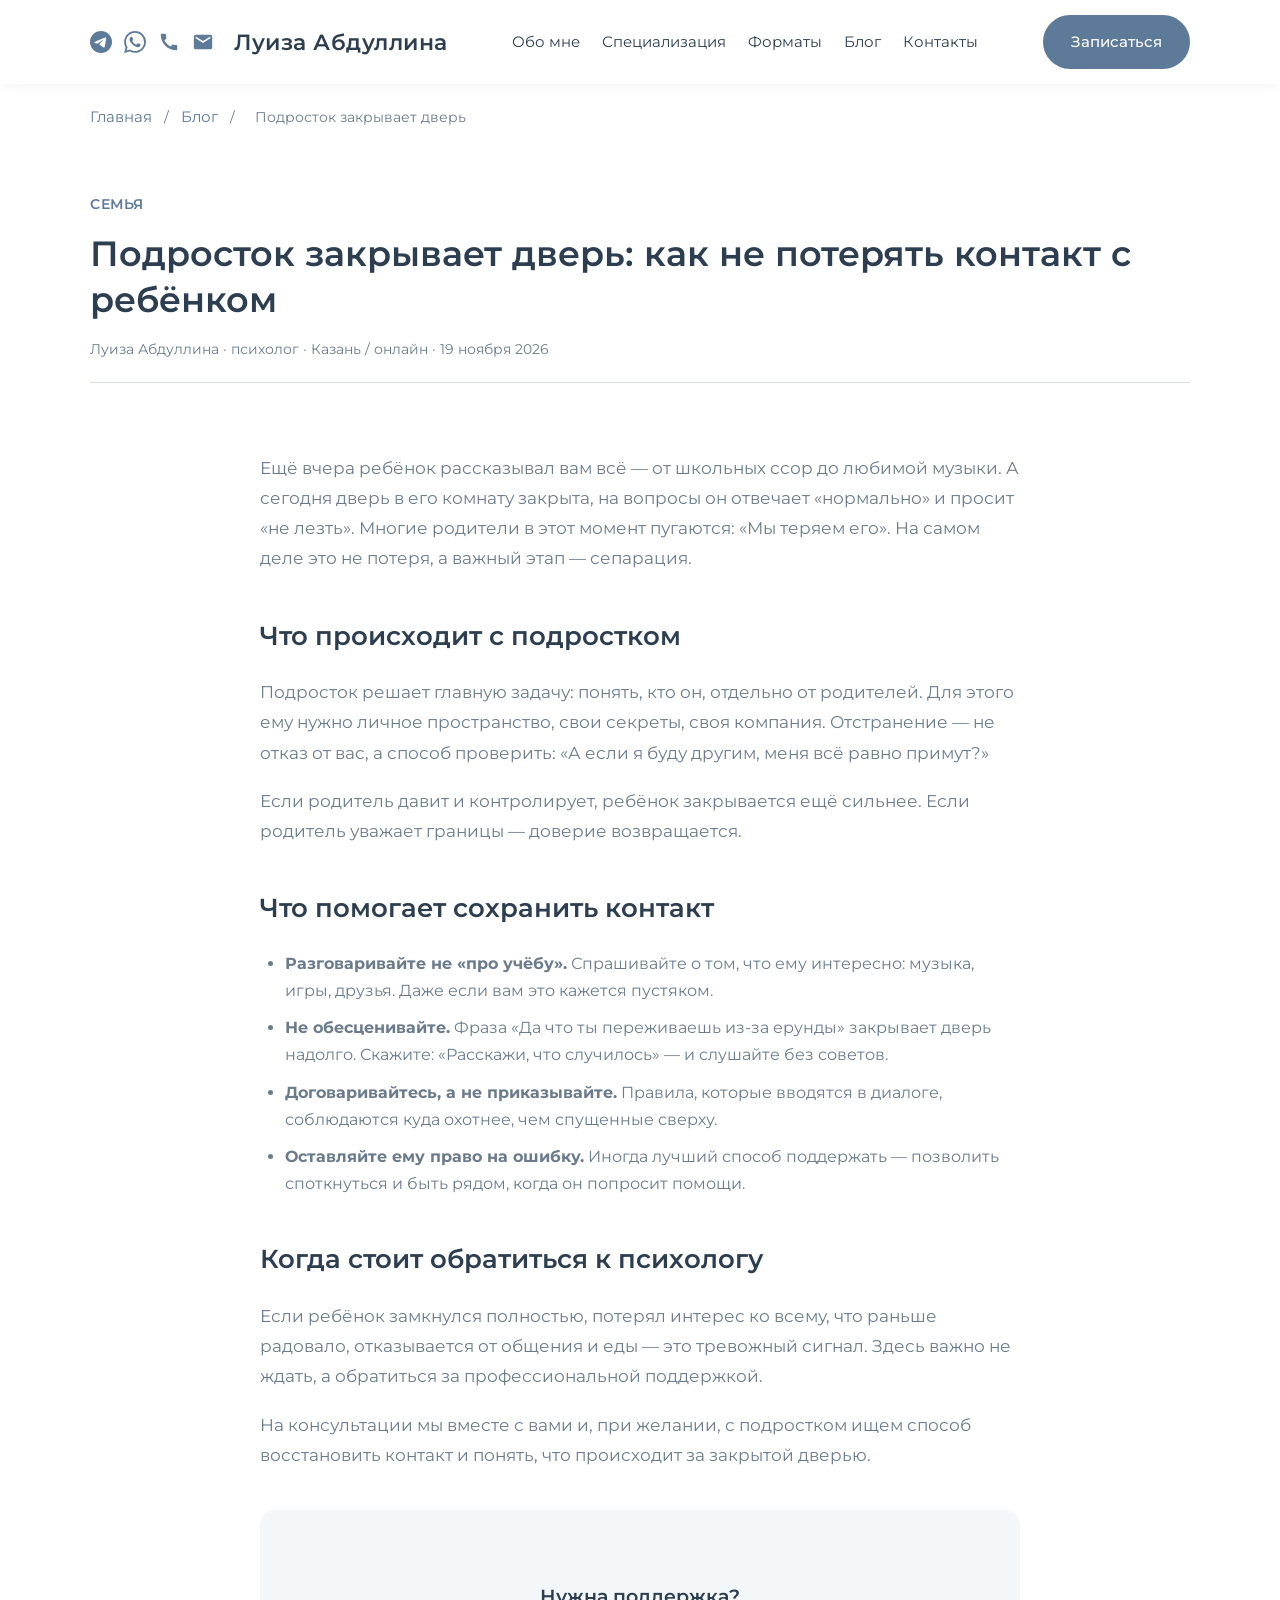
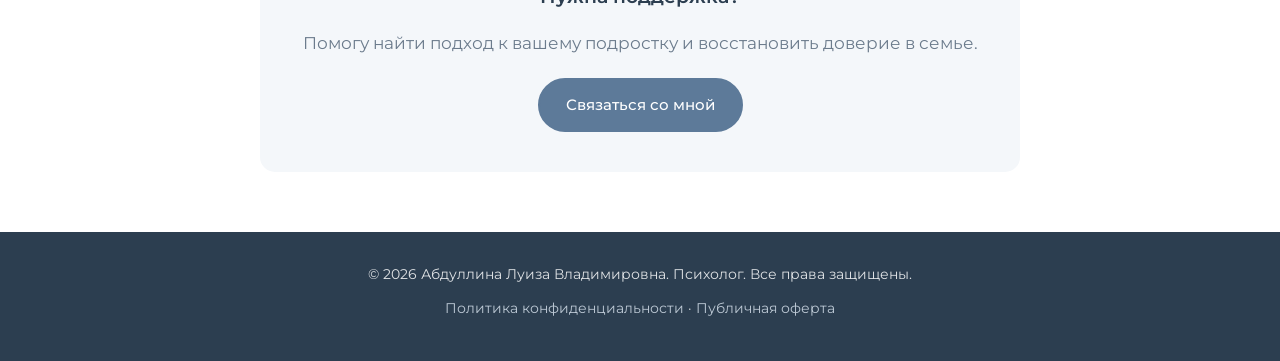
<file: article-3.html>
<!DOCTYPE html>
<html lang="ru">
<head>
    <meta charset="UTF-8">
    <meta name="viewport" content="width=device-width, initial-scale=1.0">
    <meta http-equiv="X-UA-Compatible" content="IE=edge">
    <title>Подросток закрывает дверь: как не потерять контакт с ребёнком — Луиза Абдуллина</title>
    <meta name="description" content="Подросток замкнулся и закрывает дверь? Разбираем, как сохранить доверие, не превращаясь в контролёра.">
    <meta name="keywords" content="подросток, детско-родительские отношения, сепарация, психолог для родителей, Казань">
    <meta name="author" content="Абдуллина Луиза Владимировна">
    <meta name="robots" content="index, follow">
    <link rel="canonical" href="https://luizke.ru/article-3.html">
    
    <meta property="og:type" content="article">
    <meta property="og:locale" content="ru_RU">
    <meta property="og:title" content="Подросток закрывает дверь: как не потерять контакт с ребёнком">
    <meta property="og:description" content="Как сохранить доверие с подростком, не превращаясь в контролёра.">
    <meta property="og:url" content="https://luizke.ru/article-3.html">
    <meta property="og:site_name" content="Луиза Абдуллина — психолог">
    
    <link rel="preconnect" href="https://fonts.googleapis.com">
    <link rel="preconnect" href="https://fonts.gstatic.com" crossorigin>
    <link href="https://fonts.googleapis.com/css2?family=Montserrat:wght@300;400;500;600&display=swap" rel="stylesheet">
    <link rel="stylesheet" href="style.css">
    
    <script type="application/ld+json">
    {
      "@context": "https://schema.org",
      "@type": "Article",
      "headline": "Подросток закрывает дверь: как не потерять контакт с ребёнком",
      "description": "Как сохранить доверие с подростком, не превращаясь в контролёра.",
      "author": {"@type": "Person", "name": "Абдуллина Луиза Владимировна", "url": "https://luizke.ru"},
      "publisher": {"@type": "Person", "name": "Абдуллина Луиза Владимировна"},
      "datePublished": "2026-11-19",
      "dateModified": "2026-11-19",
      "mainEntityOfPage": {"@type": "WebPage", "@id": "https://luizke.ru/article-3.html"}
    }
    </script>
    <script type="application/ld+json">
    {
      "@context": "https://schema.org",
      "@type": "BreadcrumbList",
      "itemListElement": [
        {"@type": "ListItem", "position": 1, "name": "Главная", "item": "https://luizke.ru/"},
        {"@type": "ListItem", "position": 2, "name": "Блог", "item": "https://luizke.ru/#blog"},
        {"@type": "ListItem", "position": 3, "name": "Подросток закрывает дверь"}
      ]
    }
    </script>
</head>
<body>
    <header role="banner">
        <div class="container header-container">
            <div class="header-left">
                <div class="header-socials">
                    <a href="https://t.me/Luiza_Abdullina" target="_blank" rel="noopener noreferrer" aria-label="Telegram">
                        <svg viewBox="0 0 24 24" fill="currentColor"><path d="M11.944 0A12 12 0 0 0 0 12a12 12 0 0 0 12 12 12 12 0 0 0 12-12A12 12 0 0 0 12 0a12 12 0 0 0-.056 0zm4.962 7.224c.1-.002.321.023.465.14a.506.506 0 0 1 .171.325c.016.093.036.306.02.472-.18 1.898-.962 6.502-1.36 8.627-.168.9-.499 1.201-.82 1.23-.696.065-1.225-.46-1.9-.902-1.056-.693-1.653-1.124-2.678-1.8-1.185-.78-.417-1.21.258-1.91.177-.184 3.247-2.977 3.307-3.23.007-.032.014-.15-.056-.212s-.174-.041-.249-.024c-.106.024-1.793 1.14-5.061 3.345-.48.33-.913.49-1.302.48-.428-.008-1.252-.241-1.865-.44-.752-.245-1.349-.374-1.297-.789.027-.216.325-.437.893-.663 3.498-1.524 5.83-2.529 6.998-3.014 3.332-1.386 4.025-1.627 4.476-1.635z"/></svg>
                    </a>
                    <a href="https://wa.me/79196434365" target="_blank" rel="noopener noreferrer" aria-label="WhatsApp">
                        <svg viewBox="0 0 24 24" fill="currentColor"><path d="M17.472 14.382c-.297-.149-1.758-.867-2.03-.967-.273-.099-.471-.148-.67.15-.197.297-.767.966-.94 1.164-.173.199-.347.223-.644.075-.297-.15-1.255-.463-2.39-1.475-.883-.788-1.48-1.761-1.653-2.059-.173-.297-.018-.458.13-.606.134-.133.298-.347.446-.52.149-.174.198-.298.298-.497.099-.198.05-.371-.025-.52-.075-.149-.669-1.612-.916-2.207-.242-.579-.487-.5-.669-.51-.173-.008-.371-.01-.57-.01-.198 0-.52.074-.792.372-.272.297-1.04 1.016-1.04 2.479 0 1.462 1.065 2.875 1.213 3.074.149.198 2.096 3.2 5.077 4.487.709.306 1.262.489 1.694.625.712.227 1.36.195 1.871.118.571-.085 1.758-.719 2.006-1.413.248-.694.248-1.289.173-1.413-.074-.124-.272-.198-.57-.347m-5.421 7.403h-.004a9.87 9.87 0 01-5.031-1.378l-.361-.214-3.741.982.998-3.648-.235-.374a9.86 9.86 0 01-1.51-5.26c.001-5.45 4.436-9.884 9.888-9.884 2.64 0 5.122 1.03 6.988 2.898a9.825 9.825 0 012.893 6.994c-.003 5.45-4.437 9.884-9.885 9.884m8.413-18.297A11.815 11.815 0 0012.05 0C5.495 0 .16 5.335.157 11.892c0 2.096.547 4.142 1.588 5.945L.057 24l6.305-1.654a11.882 11.882 0 005.683 1.448h.005c6.554 0 11.89-5.335 11.893-11.893a11.821 11.821 0 00-3.48-8.413z"/></svg>
                    </a>
                    <a href="tel:+79196434365" aria-label="Позвонить">
                        <svg viewBox="0 0 24 24" fill="currentColor"><path d="M20.01 15.38c-1.23 0-2.42-.2-3.53-.56a.977.977 0 0 0-1.01.24l-1.57 1.97c-2.83-1.35-5.48-3.9-6.89-6.83l1.95-1.66c.27-.28.35-.67.24-1.02-.37-1.11-.56-2.3-.56-3.53 0-.54-.45-.99-.99-.99H4.19C3.65 3 3 3.24 3 3.99 3 13.28 10.73 21 20.01 21c.71 0 .99-.63.99-1.18v-3.45c0-.54-.45-.99-.99-.99z"/></svg>
                    </a>
                    <a href="mailto:luizke@mail.ru" aria-label="Написать на почту">
                        <svg viewBox="0 0 24 24" fill="currentColor"><path d="M20 4H4c-1.1 0-1.99.9-1.99 2L2 18c0 1.1.9 2 2 2h16c1.1 0 2-.9 2-2V6c0-1.1-.9-2-2-2zm0 4l-8 5-8-5V6l8 5 8-5v2z"/></svg>
                    </a>
                </div>
                <a href="index.html" class="logo" aria-label="Луиза Абдуллина — на главную">Луиза Абдуллина</a>
            </div>
            <nav role="navigation" aria-label="Главное меню">
                <ul>
                    <li><a href="index.html#about">Обо мне</a></li>
                    <li><a href="index.html#services">Специализация</a></li>
                    <li><a href="index.html#formats">Форматы</a></li>
                    <li><a href="index.html#blog">Блог</a></li>
                    <li><a href="index.html#contacts">Контакты</a></li>
                </ul>
            </nav>
            <a href="index.html#contacts" class="btn btn-primary">Записаться</a>
        </div>
    </header>

    <main role="main">
        <div class="container">
            <nav class="breadcrumbs" aria-label="Хлебные крошки">
                <a href="index.html">Главная</a>
                <span aria-hidden="true">/</span>
                <a href="index.html#blog">Блог</a>
                <span aria-hidden="true">/</span>
                <span aria-current="page">Подросток закрывает дверь</span>
            </nav>

            <article class="article-header">
                <span class="article-tag">Семья</span>
                <h1>Подросток закрывает дверь: как не потерять контакт с ребёнком</h1>
                <p class="article-meta">Луиза Абдуллина · психолог · Казань / онлайн · 19 ноября 2026</p>
            </article>

            <div class="article-body">
                <p>Ещё вчера ребёнок рассказывал вам всё — от школьных ссор до любимой музыки. А сегодня дверь в его комнату закрыта, на вопросы он отвечает «нормально» и просит «не лезть». Многие родители в этот момент пугаются: «Мы теряем его». На самом деле это не потеря, а важный этап — сепарация.</p>

                <h2>Что происходит с подростком</h2>
                <p>Подросток решает главную задачу: понять, кто он, отдельно от родителей. Для этого ему нужно личное пространство, свои секреты, своя компания. Отстранение — не отказ от вас, а способ проверить: «А если я буду другим, меня всё равно примут?»</p>
                <p>Если родитель давит и контролирует, ребёнок закрывается ещё сильнее. Если родитель уважает границы — доверие возвращается.</p>

                <h2>Что помогает сохранить контакт</h2>
                <ul>
                    <li><strong>Разговаривайте не «про учёбу».</strong> Спрашивайте о том, что ему интересно: музыка, игры, друзья. Даже если вам это кажется пустяком.</li>
                    <li><strong>Не обесценивайте.</strong> Фраза «Да что ты переживаешь из-за ерунды» закрывает дверь надолго. Скажите: «Расскажи, что случилось» — и слушайте без советов.</li>
                    <li><strong>Договаривайтесь, а не приказывайте.</strong> Правила, которые вводятся в диалоге, соблюдаются куда охотнее, чем спущенные сверху.</li>
                    <li><strong>Оставляйте ему право на ошибку.</strong> Иногда лучший способ поддержать — позволить споткнуться и быть рядом, когда он попросит помощи.</li>
                </ul>

                <h2>Когда стоит обратиться к психологу</h2>
                <p>Если ребёнок замкнулся полностью, потерял интерес ко всему, что раньше радовало, отказывается от общения и еды — это тревожный сигнал. Здесь важно не ждать, а обратиться за профессиональной поддержкой.</p>
                <p>На консультации мы вместе с вами и, при желании, с подростком ищем способ восстановить контакт и понять, что происходит за закрытой дверью.</p>

                <div class="article-cta">
                    <h3>Нужна поддержка?</h3>
                    <p>Помогу найти подход к вашему подростку и восстановить доверие в семье.</p>
                    <a href="index.html#contacts" class="btn btn-primary">Связаться со мной</a>
                </div>
            </div>
        </div>
    </main>

    <footer role="contentinfo">
        <div class="container">
            <p>© 2026 Абдуллина Луиза Владимировна. Психолог. Все права защищены.</p>
            <p class="footer-links">
                <a href="privacy.html">Политика конфиденциальности</a> · 
                <a href="offer.html">Публичная оферта</a>
            </p>
        </div>
    </footer>
</body>
</html>
</file>
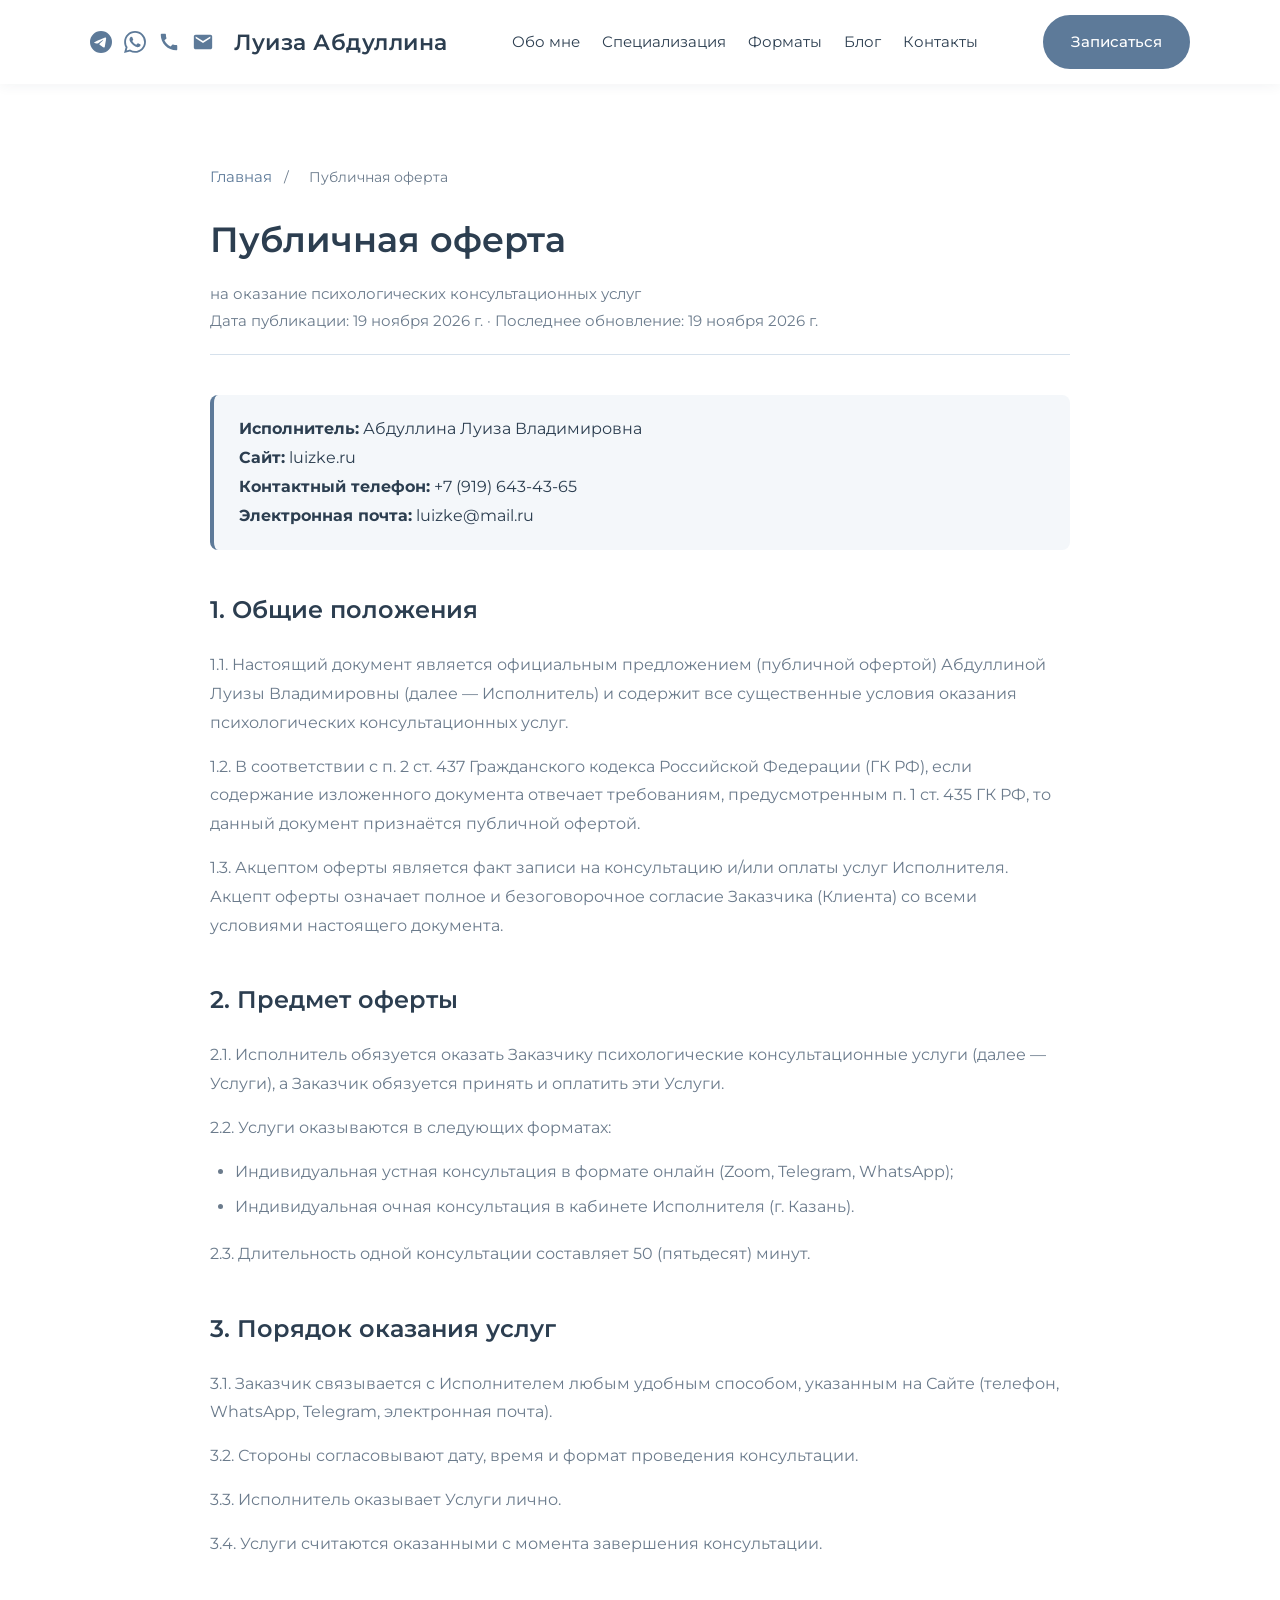
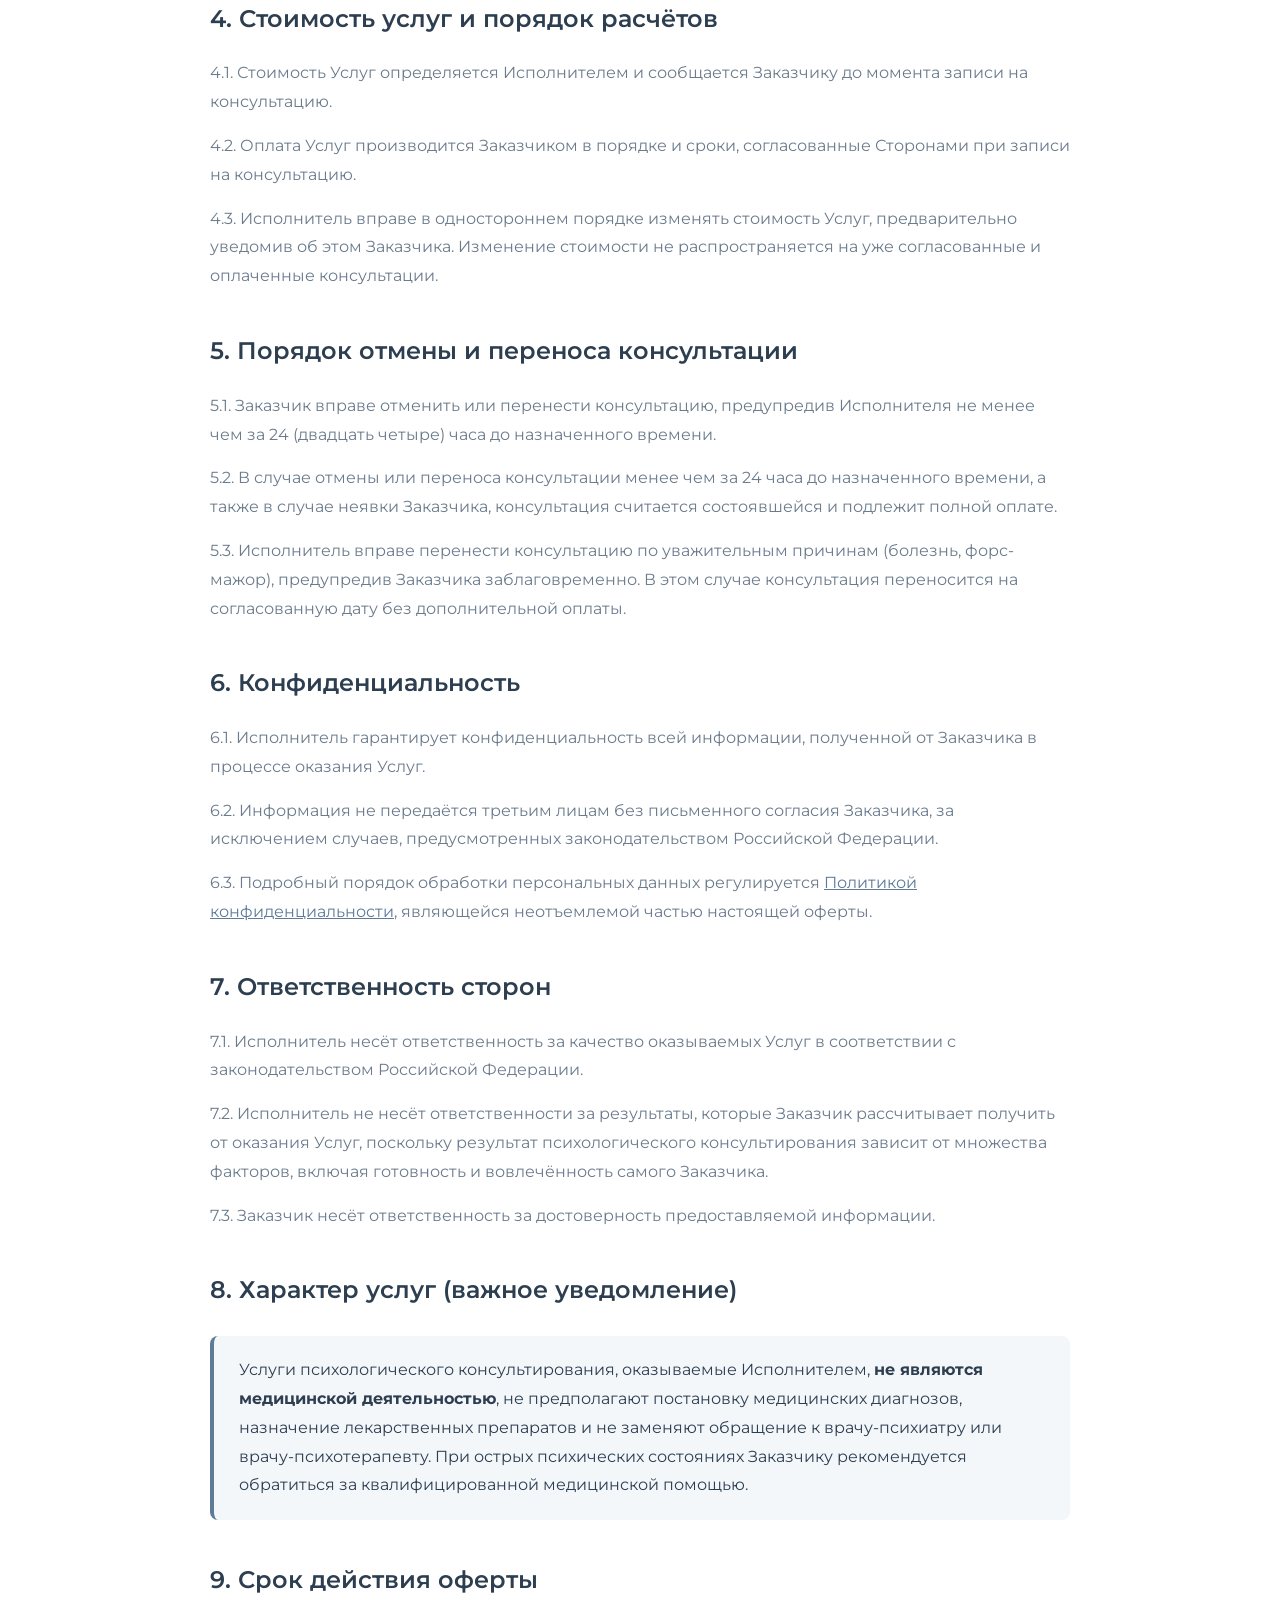
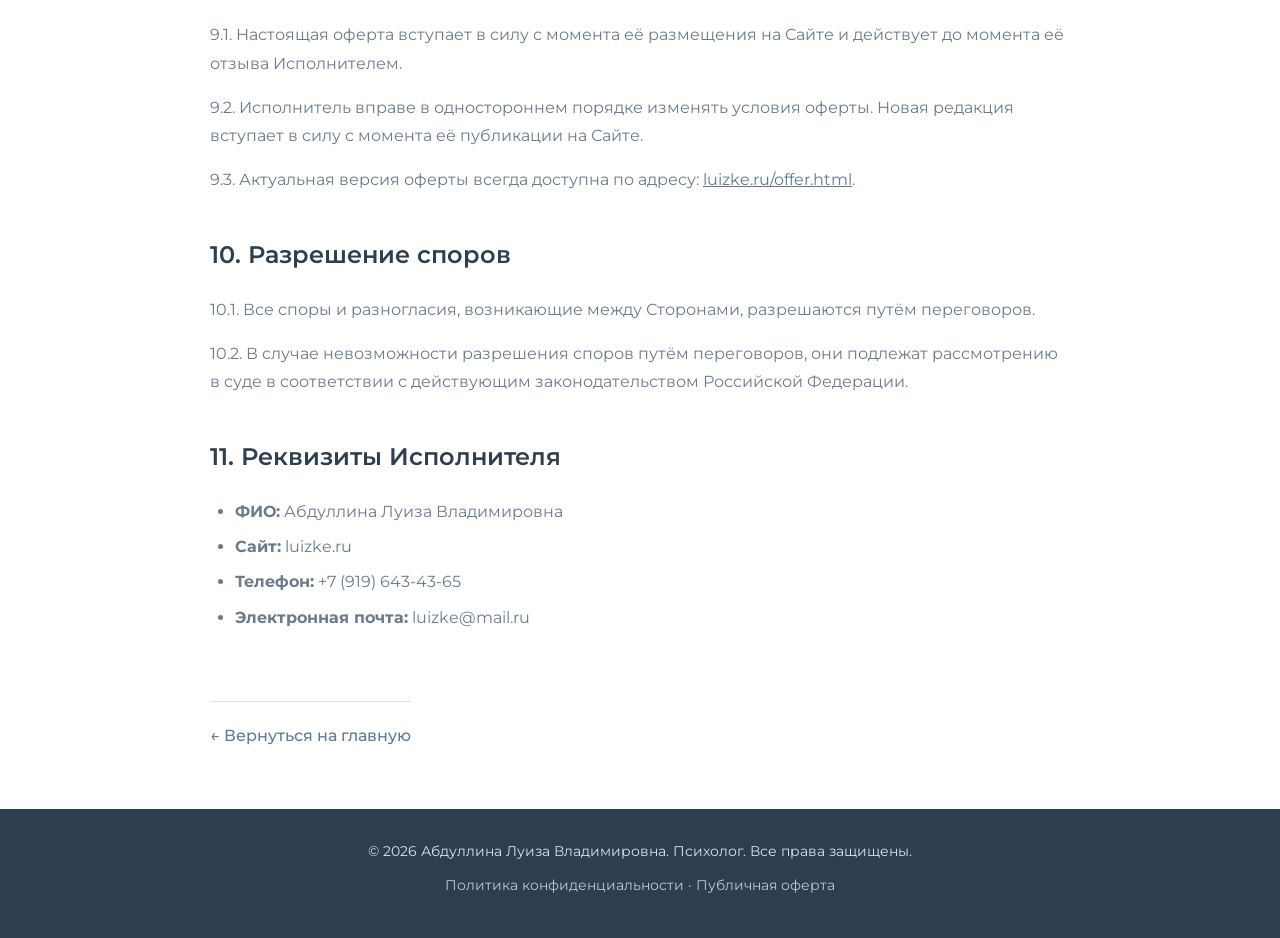
<file: offer.html>
<!DOCTYPE html>
<html lang="ru">
<head>
    <meta charset="UTF-8">
    <meta name="viewport" content="width=device-width, initial-scale=1.0">
    <meta http-equiv="X-UA-Compatible" content="IE=edge">
    <title>Публичная оферта — Луиза Абдуллина</title>
    <meta name="description" content="Публичная оферта на оказание психологических консультационных услуг. Абдуллина Луиза Владимировна.">
    <meta name="robots" content="noindex, follow">
    <link rel="canonical" href="https://luizke.ru/offer.html">
    
    <meta property="og:type" content="website">
    <meta property="og:locale" content="ru_RU">
    <meta property="og:title" content="Публичная оферта — Луиза Абдуллина">
    <meta property="og:description" content="Условия оказания психологических консультационных услуг">
    <meta property="og:url" content="https://luizke.ru/offer.html">
    
    <link rel="preconnect" href="https://fonts.googleapis.com">
    <link rel="preconnect" href="https://fonts.gstatic.com" crossorigin>
    <link href="https://fonts.googleapis.com/css2?family=Montserrat:wght@300;400;500;600&display=swap" rel="stylesheet">
    <link rel="stylesheet" href="style.css">
</head>
<body>
    <header role="banner">
        <div class="container header-container">
            <div class="header-left">
                <div class="header-socials">
                    <a href="https://t.me/Luiza_Abdullina" target="_blank" rel="noopener noreferrer" aria-label="Telegram">
                        <svg viewBox="0 0 24 24" fill="currentColor"><path d="M11.944 0A12 12 0 0 0 0 12a12 12 0 0 0 12 12 12 12 0 0 0 12-12A12 12 0 0 0 12 0a12 12 0 0 0-.056 0zm4.962 7.224c.1-.002.321.023.465.14a.506.506 0 0 1 .171.325c.016.093.036.306.02.472-.18 1.898-.962 6.502-1.36 8.627-.168.9-.499 1.201-.82 1.23-.696.065-1.225-.46-1.9-.902-1.056-.693-1.653-1.124-2.678-1.8-1.185-.78-.417-1.21.258-1.91.177-.184 3.247-2.977 3.307-3.23.007-.032.014-.15-.056-.212s-.174-.041-.249-.024c-.106.024-1.793 1.14-5.061 3.345-.48.33-.913.49-1.302.48-.428-.008-1.252-.241-1.865-.44-.752-.245-1.349-.374-1.297-.789.027-.216.325-.437.893-.663 3.498-1.524 5.83-2.529 6.998-3.014 3.332-1.386 4.025-1.627 4.476-1.635z"/></svg>
                    </a>
                    <a href="https://wa.me/79196434365" target="_blank" rel="noopener noreferrer" aria-label="WhatsApp">
                        <svg viewBox="0 0 24 24" fill="currentColor"><path d="M17.472 14.382c-.297-.149-1.758-.867-2.03-.967-.273-.099-.471-.148-.67.15-.197.297-.767.966-.94 1.164-.173.199-.347.223-.644.075-.297-.15-1.255-.463-2.39-1.475-.883-.788-1.48-1.761-1.653-2.059-.173-.297-.018-.458.13-.606.134-.133.298-.347.446-.52.149-.174.198-.298.298-.497.099-.198.05-.371-.025-.52-.075-.149-.669-1.612-.916-2.207-.242-.579-.487-.5-.669-.51-.173-.008-.371-.01-.57-.01-.198 0-.52.074-.792.372-.272.297-1.04 1.016-1.04 2.479 0 1.462 1.065 2.875 1.213 3.074.149.198 2.096 3.2 5.077 4.487.709.306 1.262.489 1.694.625.712.227 1.36.195 1.871.118.571-.085 1.758-.719 2.006-1.413.248-.694.248-1.289.173-1.413-.074-.124-.272-.198-.57-.347m-5.421 7.403h-.004a9.87 9.87 0 01-5.031-1.378l-.361-.214-3.741.982.998-3.648-.235-.374a9.86 9.86 0 01-1.51-5.26c.001-5.45 4.436-9.884 9.888-9.884 2.64 0 5.122 1.03 6.988 2.898a9.825 9.825 0 012.893 6.994c-.003 5.45-4.437 9.884-9.885 9.884m8.413-18.297A11.815 11.815 0 0012.05 0C5.495 0 .16 5.335.157 11.892c0 2.096.547 4.142 1.588 5.945L.057 24l6.305-1.654a11.882 11.882 0 005.683 1.448h.005c6.554 0 11.89-5.335 11.893-11.893a11.821 11.821 0 00-3.48-8.413z"/></svg>
                    </a>
                    <a href="tel:+79196434365" aria-label="Позвонить">
                        <svg viewBox="0 0 24 24" fill="currentColor"><path d="M20.01 15.38c-1.23 0-2.42-.2-3.53-.56a.977.977 0 0 0-1.01.24l-1.57 1.97c-2.83-1.35-5.48-3.9-6.89-6.83l1.95-1.66c.27-.28.35-.67.24-1.02-.37-1.11-.56-2.3-.56-3.53 0-.54-.45-.99-.99-.99H4.19C3.65 3 3 3.24 3 3.99 3 13.28 10.73 21 20.01 21c.71 0 .99-.63.99-1.18v-3.45c0-.54-.45-.99-.99-.99z"/></svg>
                    </a>
                    <a href="mailto:luizke@mail.ru" aria-label="Написать на почту">
                        <svg viewBox="0 0 24 24" fill="currentColor"><path d="M20 4H4c-1.1 0-1.99.9-1.99 2L2 18c0 1.1.9 2 2 2h16c1.1 0 2-.9 2-2V6c0-1.1-.9-2-2-2zm0 4l-8 5-8-5V6l8 5 8-5v2z"/></svg>
                    </a>
                </div>
                <a href="index.html" class="logo" aria-label="Луиза Абдуллина — на главную">Луиза Абдуллина</a>
            </div>
            <nav role="navigation" aria-label="Главное меню">
                <ul>
                    <li><a href="index.html#about">Обо мне</a></li>
                    <li><a href="index.html#services">Специализация</a></li>
                    <li><a href="index.html#formats">Форматы</a></li>
                    <li><a href="index.html#blog">Блог</a></li>
                    <li><a href="index.html#contacts">Контакты</a></li>
                </ul>
            </nav>
            <a href="index.html#contacts" class="btn btn-primary">Записаться</a>
        </div>
    </header>

    <main class="legal-content" role="main">
        <nav class="breadcrumbs" aria-label="Хлебные крошки">
            <a href="index.html">Главная</a>
            <span aria-hidden="true">/</span>
            <span aria-current="page">Публичная оферта</span>
        </nav>

        <h1>Публичная оферта</h1>
        <p class="legal-date">на оказание психологических консультационных услуг<br>Дата публикации: 19 ноября 2026 г. · Последнее обновление: 19 ноября 2026 г.</p>

        <div class="highlight-box">
            <p><strong>Исполнитель:</strong> Абдуллина Луиза Владимировна<br>
            <strong>Сайт:</strong> luizke.ru<br>
            <strong>Контактный телефон:</strong> +7 (919) 643-43-65<br>
            <strong>Электронная почта:</strong> luizke@mail.ru</p>
        </div>

        <h2>1. Общие положения</h2>
        <p>1.1. Настоящий документ является официальным предложением (публичной офертой) Абдуллиной Луизы Владимировны (далее — Исполнитель) и содержит все существенные условия оказания психологических консультационных услуг.</p>
        <p>1.2. В соответствии с п. 2 ст. 437 Гражданского кодекса Российской Федерации (ГК РФ), если содержание изложенного документа отвечает требованиям, предусмотренным п. 1 ст. 435 ГК РФ, то данный документ признаётся публичной офертой.</p>
        <p>1.3. Акцептом оферты является факт записи на консультацию и/или оплаты услуг Исполнителя. Акцепт оферты означает полное и безоговорочное согласие Заказчика (Клиента) со всеми условиями настоящего документа.</p>

        <h2>2. Предмет оферты</h2>
        <p>2.1. Исполнитель обязуется оказать Заказчику психологические консультационные услуги (далее — Услуги), а Заказчик обязуется принять и оплатить эти Услуги.</p>
        <p>2.2. Услуги оказываются в следующих форматах:</p>
        <ul>
            <li>Индивидуальная устная консультация в формате онлайн (Zoom, Telegram, WhatsApp);</li>
            <li>Индивидуальная очная консультация в кабинете Исполнителя (г. Казань).</li>
        </ul>
        <p>2.3. Длительность одной консультации составляет 50 (пятьдесят) минут.</p>

        <h2>3. Порядок оказания услуг</h2>
        <p>3.1. Заказчик связывается с Исполнителем любым удобным способом, указанным на Сайте (телефон, WhatsApp, Telegram, электронная почта).</p>
        <p>3.2. Стороны согласовывают дату, время и формат проведения консультации.</p>
        <p>3.3. Исполнитель оказывает Услуги лично.</p>
        <p>3.4. Услуги считаются оказанными с момента завершения консультации.</p>

        <h2>4. Стоимость услуг и порядок расчётов</h2>
        <p>4.1. Стоимость Услуг определяется Исполнителем и сообщается Заказчику до момента записи на консультацию.</p>
        <p>4.2. Оплата Услуг производится Заказчиком в порядке и сроки, согласованные Сторонами при записи на консультацию.</p>
        <p>4.3. Исполнитель вправе в одностороннем порядке изменять стоимость Услуг, предварительно уведомив об этом Заказчика. Изменение стоимости не распространяется на уже согласованные и оплаченные консультации.</p>

        <h2>5. Порядок отмены и переноса консультации</h2>
        <p>5.1. Заказчик вправе отменить или перенести консультацию, предупредив Исполнителя не менее чем за 24 (двадцать четыре) часа до назначенного времени.</p>
        <p>5.2. В случае отмены или переноса консультации менее чем за 24 часа до назначенного времени, а также в случае неявки Заказчика, консультация считается состоявшейся и подлежит полной оплате.</p>
        <p>5.3. Исполнитель вправе перенести консультацию по уважительным причинам (болезнь, форс-мажор), предупредив Заказчика заблаговременно. В этом случае консультация переносится на согласованную дату без дополнительной оплаты.</p>

        <h2>6. Конфиденциальность</h2>
        <p>6.1. Исполнитель гарантирует конфиденциальность всей информации, полученной от Заказчика в процессе оказания Услуг.</p>
        <p>6.2. Информация не передаётся третьим лицам без письменного согласия Заказчика, за исключением случаев, предусмотренных законодательством Российской Федерации.</p>
        <p>6.3. Подробный порядок обработки персональных данных регулируется <a href="privacy.html">Политикой конфиденциальности</a>, являющейся неотъемлемой частью настоящей оферты.</p>

        <h2>7. Ответственность сторон</h2>
        <p>7.1. Исполнитель несёт ответственность за качество оказываемых Услуг в соответствии с законодательством Российской Федерации.</p>
        <p>7.2. Исполнитель не несёт ответственности за результаты, которые Заказчик рассчитывает получить от оказания Услуг, поскольку результат психологического консультирования зависит от множества факторов, включая готовность и вовлечённость самого Заказчика.</p>
        <p>7.3. Заказчик несёт ответственность за достоверность предоставляемой информации.</p>

        <h2>8. Характер услуг (важное уведомление)</h2>
        <div class="highlight-box">
            <p>Услуги психологического консультирования, оказываемые Исполнителем, <strong>не являются медицинской деятельностью</strong>, не предполагают постановку медицинских диагнозов, назначение лекарственных препаратов и не заменяют обращение к врачу-психиатру или врачу-психотерапевту. При острых психических состояниях Заказчику рекомендуется обратиться за квалифицированной медицинской помощью.</p>
        </div>

        <h2>9. Срок действия оферты</h2>
        <p>9.1. Настоящая оферта вступает в силу с момента её размещения на Сайте и действует до момента её отзыва Исполнителем.</p>
        <p>9.2. Исполнитель вправе в одностороннем порядке изменять условия оферты. Новая редакция вступает в силу с момента её публикации на Сайте.</p>
        <p>9.3. Актуальная версия оферты всегда доступна по адресу: <a href="offer.html">luizke.ru/offer.html</a>.</p>

        <h2>10. Разрешение споров</h2>
        <p>10.1. Все споры и разногласия, возникающие между Сторонами, разрешаются путём переговоров.</p>
        <p>10.2. В случае невозможности разрешения споров путём переговоров, они подлежат рассмотрению в суде в соответствии с действующим законодательством Российской Федерации.</p>

        <h2>11. Реквизиты Исполнителя</h2>
        <ul>
            <li><strong>ФИО:</strong> Абдуллина Луиза Владимировна</li>
            <li><strong>Сайт:</strong> luizke.ru</li>
            <li><strong>Телефон:</strong> +7 (919) 643-43-65</li>
            <li><strong>Электронная почта:</strong> luizke@mail.ru</li>
        </ul>

        <a href="index.html" class="back-link">← Вернуться на главную</a>
    </main>

    <footer role="contentinfo">
        <div class="container">
            <p>© 2026 Абдуллина Луиза Владимировна. Психолог. Все права защищены.</p>
            <p class="footer-links">
                <a href="privacy.html">Политика конфиденциальности</a> · 
                <a href="offer.html">Публичная оферта</a>
            </p>
        </div>
    </footer>
</body>
</html>
</file>
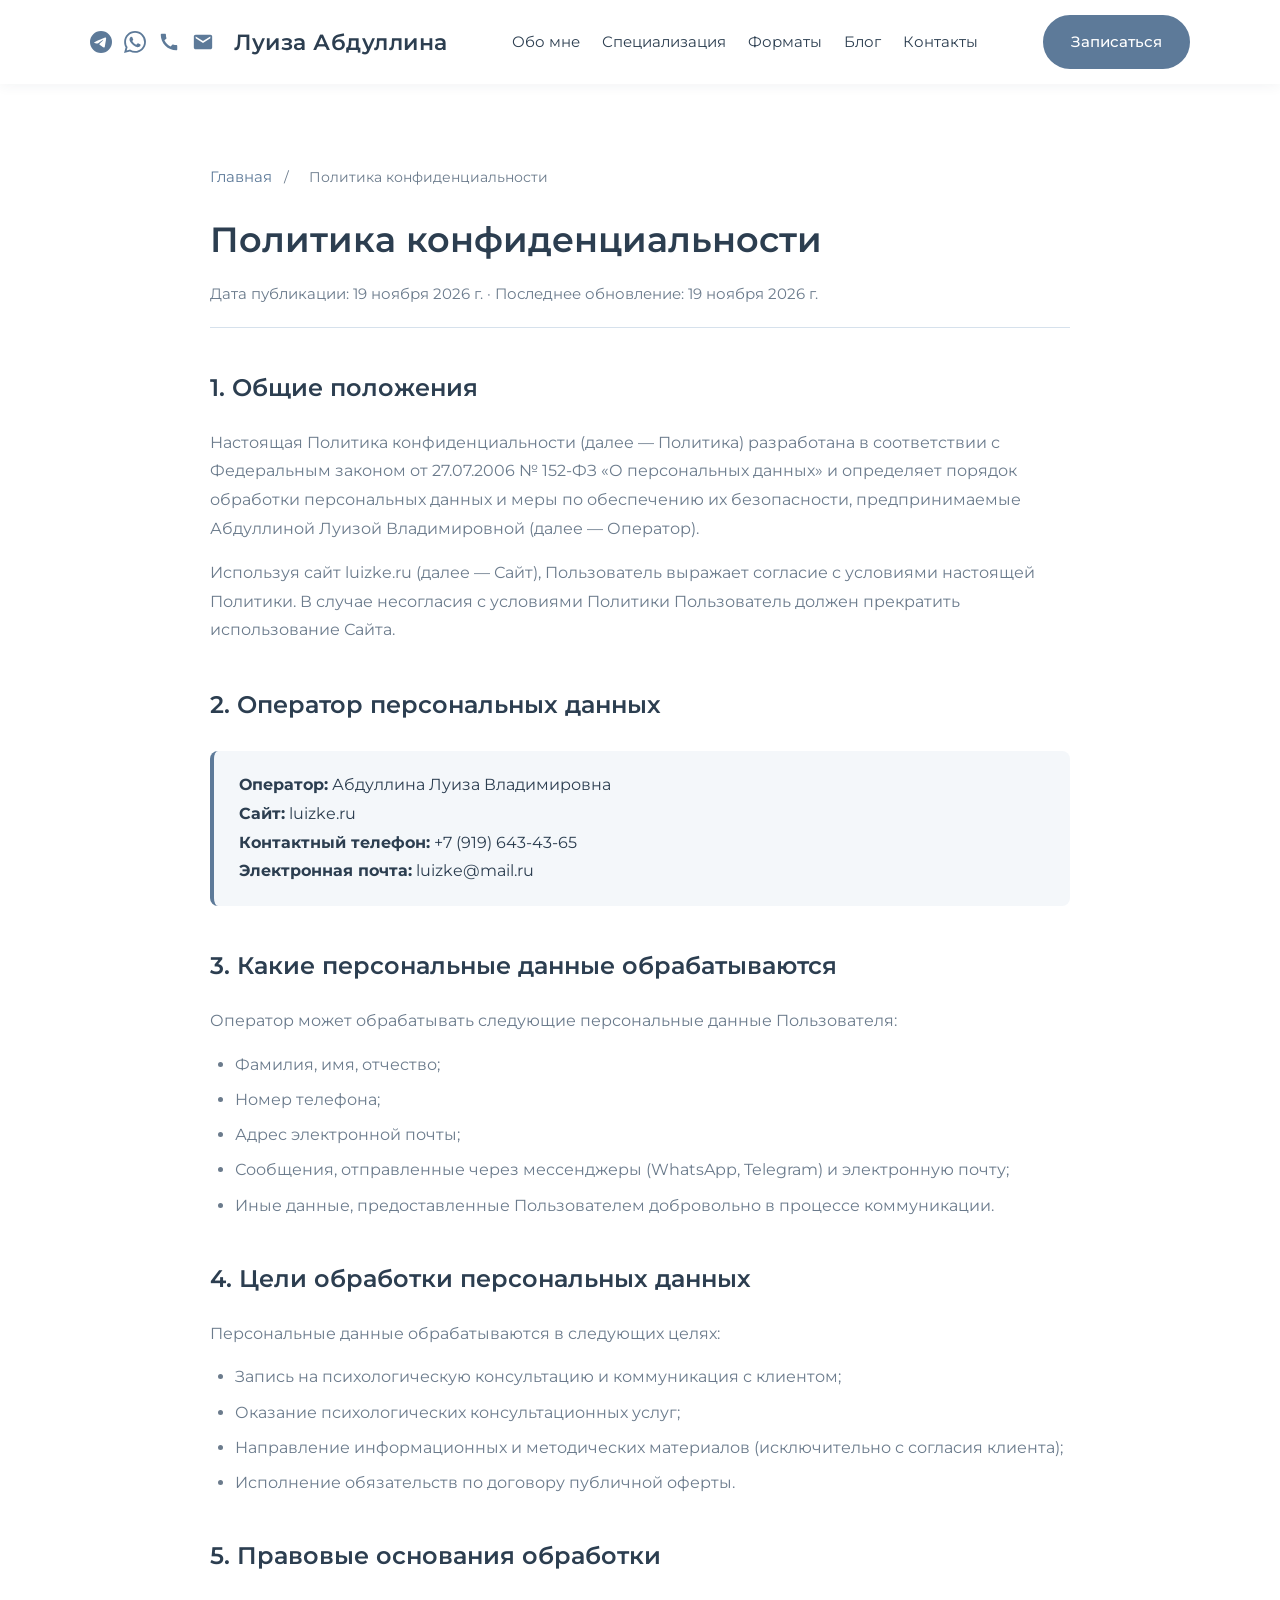
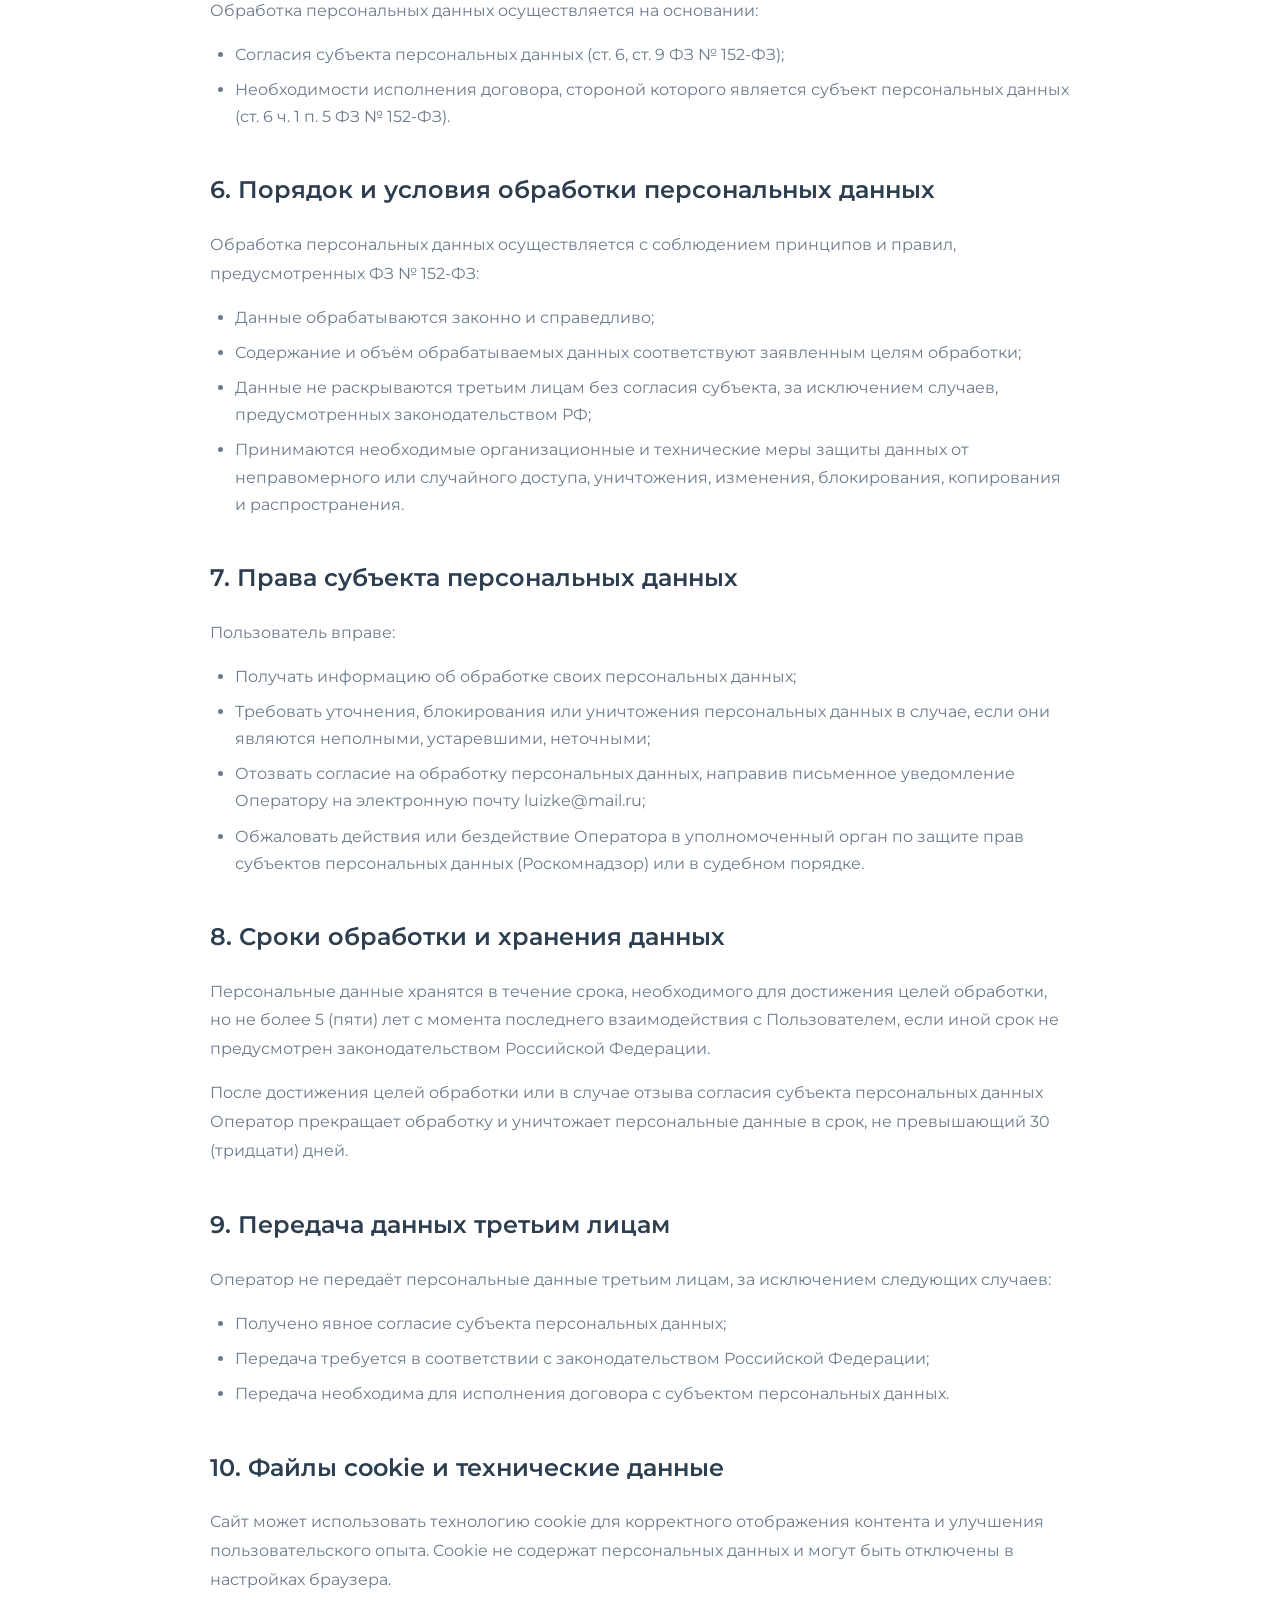
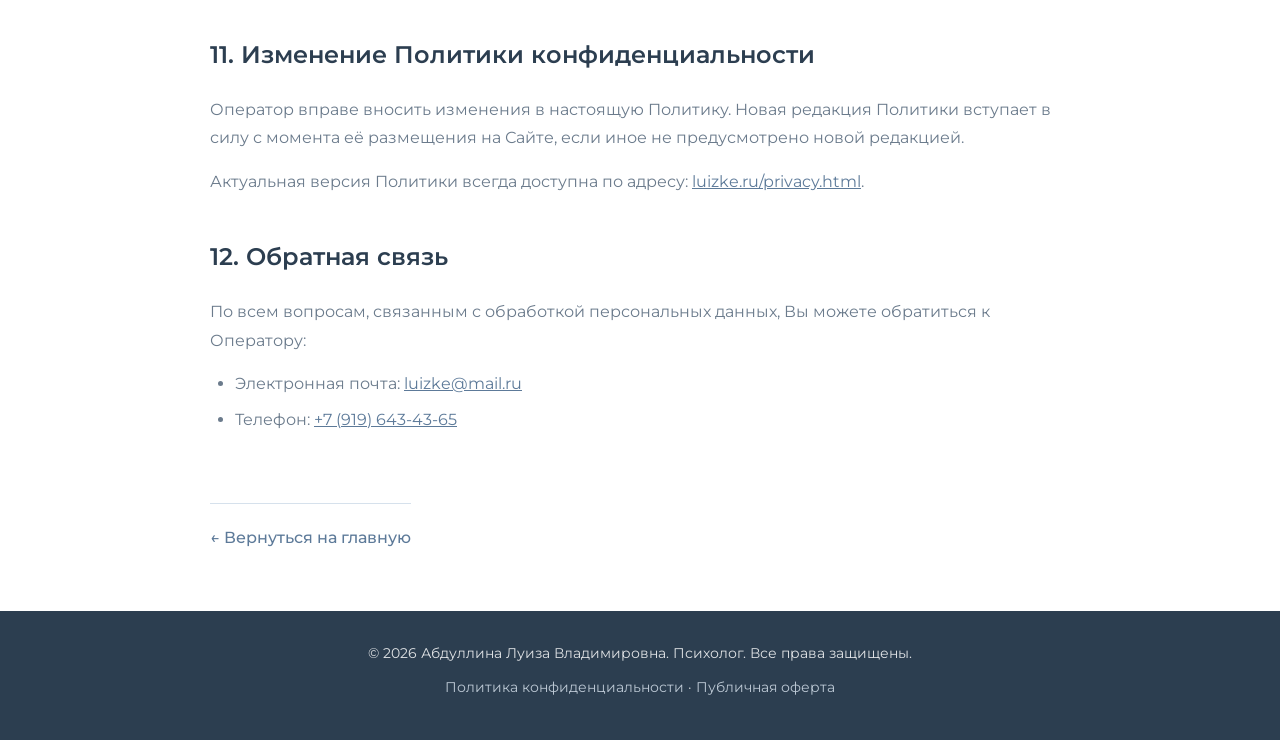
<file: privacy.html>
<!DOCTYPE html>
<html lang="ru">
<head>
    <meta charset="UTF-8">
    <meta name="viewport" content="width=device-width, initial-scale=1.0">
    <meta http-equiv="X-UA-Compatible" content="IE=edge">
    <title>Политика конфиденциальности — Луиза Абдуллина</title>
    <meta name="description" content="Политика конфиденциальности сайта психолога Луизы Абдуллиной. Порядок обработки персональных данных в соответствии с 152-ФЗ.">
    <meta name="robots" content="noindex, follow">
    <link rel="canonical" href="https://luizke.ru/privacy.html">
    
    <meta property="og:type" content="website">
    <meta property="og:locale" content="ru_RU">
    <meta property="og:title" content="Политика конфиденциальности — Луиза Абдуллина">
    <meta property="og:description" content="Порядок обработки персональных данных на сайте luizke.ru">
    <meta property="og:url" content="https://luizke.ru/privacy.html">
    
    <link rel="preconnect" href="https://fonts.googleapis.com">
    <link rel="preconnect" href="https://fonts.gstatic.com" crossorigin>
    <link href="https://fonts.googleapis.com/css2?family=Montserrat:wght@300;400;500;600&display=swap" rel="stylesheet">
    <link rel="stylesheet" href="style.css">
</head>
<body>
    <header role="banner">
        <div class="container header-container">
            <div class="header-left">
                <div class="header-socials">
                    <a href="https://t.me/Luiza_Abdullina" target="_blank" rel="noopener noreferrer" aria-label="Telegram">
                        <svg viewBox="0 0 24 24" fill="currentColor"><path d="M11.944 0A12 12 0 0 0 0 12a12 12 0 0 0 12 12 12 12 0 0 0 12-12A12 12 0 0 0 12 0a12 12 0 0 0-.056 0zm4.962 7.224c.1-.002.321.023.465.14a.506.506 0 0 1 .171.325c.016.093.036.306.02.472-.18 1.898-.962 6.502-1.36 8.627-.168.9-.499 1.201-.82 1.23-.696.065-1.225-.46-1.9-.902-1.056-.693-1.653-1.124-2.678-1.8-1.185-.78-.417-1.21.258-1.91.177-.184 3.247-2.977 3.307-3.23.007-.032.014-.15-.056-.212s-.174-.041-.249-.024c-.106.024-1.793 1.14-5.061 3.345-.48.33-.913.49-1.302.48-.428-.008-1.252-.241-1.865-.44-.752-.245-1.349-.374-1.297-.789.027-.216.325-.437.893-.663 3.498-1.524 5.83-2.529 6.998-3.014 3.332-1.386 4.025-1.627 4.476-1.635z"/></svg>
                    </a>
                    <a href="https://wa.me/79196434365" target="_blank" rel="noopener noreferrer" aria-label="WhatsApp">
                        <svg viewBox="0 0 24 24" fill="currentColor"><path d="M17.472 14.382c-.297-.149-1.758-.867-2.03-.967-.273-.099-.471-.148-.67.15-.197.297-.767.966-.94 1.164-.173.199-.347.223-.644.075-.297-.15-1.255-.463-2.39-1.475-.883-.788-1.48-1.761-1.653-2.059-.173-.297-.018-.458.13-.606.134-.133.298-.347.446-.52.149-.174.198-.298.298-.497.099-.198.05-.371-.025-.52-.075-.149-.669-1.612-.916-2.207-.242-.579-.487-.5-.669-.51-.173-.008-.371-.01-.57-.01-.198 0-.52.074-.792.372-.272.297-1.04 1.016-1.04 2.479 0 1.462 1.065 2.875 1.213 3.074.149.198 2.096 3.2 5.077 4.487.709.306 1.262.489 1.694.625.712.227 1.36.195 1.871.118.571-.085 1.758-.719 2.006-1.413.248-.694.248-1.289.173-1.413-.074-.124-.272-.198-.57-.347m-5.421 7.403h-.004a9.87 9.87 0 01-5.031-1.378l-.361-.214-3.741.982.998-3.648-.235-.374a9.86 9.86 0 01-1.51-5.26c.001-5.45 4.436-9.884 9.888-9.884 2.64 0 5.122 1.03 6.988 2.898a9.825 9.825 0 012.893 6.994c-.003 5.45-4.437 9.884-9.885 9.884m8.413-18.297A11.815 11.815 0 0012.05 0C5.495 0 .16 5.335.157 11.892c0 2.096.547 4.142 1.588 5.945L.057 24l6.305-1.654a11.882 11.882 0 005.683 1.448h.005c6.554 0 11.89-5.335 11.893-11.893a11.821 11.821 0 00-3.48-8.413z"/></svg>
                    </a>
                    <a href="tel:+79196434365" aria-label="Позвонить">
                        <svg viewBox="0 0 24 24" fill="currentColor"><path d="M20.01 15.38c-1.23 0-2.42-.2-3.53-.56a.977.977 0 0 0-1.01.24l-1.57 1.97c-2.83-1.35-5.48-3.9-6.89-6.83l1.95-1.66c.27-.28.35-.67.24-1.02-.37-1.11-.56-2.3-.56-3.53 0-.54-.45-.99-.99-.99H4.19C3.65 3 3 3.24 3 3.99 3 13.28 10.73 21 20.01 21c.71 0 .99-.63.99-1.18v-3.45c0-.54-.45-.99-.99-.99z"/></svg>
                    </a>
                    <a href="mailto:luizke@mail.ru" aria-label="Написать на почту">
                        <svg viewBox="0 0 24 24" fill="currentColor"><path d="M20 4H4c-1.1 0-1.99.9-1.99 2L2 18c0 1.1.9 2 2 2h16c1.1 0 2-.9 2-2V6c0-1.1-.9-2-2-2zm0 4l-8 5-8-5V6l8 5 8-5v2z"/></svg>
                    </a>
                </div>
                <a href="index.html" class="logo" aria-label="Луиза Абдуллина — на главную">Луиза Абдуллина</a>
            </div>
            <nav role="navigation" aria-label="Главное меню">
                <ul>
                    <li><a href="index.html#about">Обо мне</a></li>
                    <li><a href="index.html#services">Специализация</a></li>
                    <li><a href="index.html#formats">Форматы</a></li>
                    <li><a href="index.html#blog">Блог</a></li>
                    <li><a href="index.html#contacts">Контакты</a></li>
                </ul>
            </nav>
            <a href="index.html#contacts" class="btn btn-primary">Записаться</a>
        </div>
    </header>

    <main class="legal-content" role="main">
        <nav class="breadcrumbs" aria-label="Хлебные крошки">
            <a href="index.html">Главная</a>
            <span aria-hidden="true">/</span>
            <span aria-current="page">Политика конфиденциальности</span>
        </nav>

        <h1>Политика конфиденциальности</h1>
        <p class="legal-date">Дата публикации: 19 ноября 2026 г. · Последнее обновление: 19 ноября 2026 г.</p>

        <h2>1. Общие положения</h2>
        <p>Настоящая Политика конфиденциальности (далее — Политика) разработана в соответствии с Федеральным законом от 27.07.2006 № 152-ФЗ «О персональных данных» и определяет порядок обработки персональных данных и меры по обеспечению их безопасности, предпринимаемые Абдуллиной Луизой Владимировной (далее — Оператор).</p>
        <p>Используя сайт luizke.ru (далее — Сайт), Пользователь выражает согласие с условиями настоящей Политики. В случае несогласия с условиями Политики Пользователь должен прекратить использование Сайта.</p>

        <h2>2. Оператор персональных данных</h2>
        <div class="highlight-box">
            <p><strong>Оператор:</strong> Абдуллина Луиза Владимировна<br>
            <strong>Сайт:</strong> luizke.ru<br>
            <strong>Контактный телефон:</strong> +7 (919) 643-43-65<br>
            <strong>Электронная почта:</strong> luizke@mail.ru</p>
        </div>

        <h2>3. Какие персональные данные обрабатываются</h2>
        <p>Оператор может обрабатывать следующие персональные данные Пользователя:</p>
        <ul>
            <li>Фамилия, имя, отчество;</li>
            <li>Номер телефона;</li>
            <li>Адрес электронной почты;</li>
            <li>Сообщения, отправленные через мессенджеры (WhatsApp, Telegram) и электронную почту;</li>
            <li>Иные данные, предоставленные Пользователем добровольно в процессе коммуникации.</li>
        </ul>

        <h2>4. Цели обработки персональных данных</h2>
        <p>Персональные данные обрабатываются в следующих целях:</p>
        <ul>
            <li>Запись на психологическую консультацию и коммуникация с клиентом;</li>
            <li>Оказание психологических консультационных услуг;</li>
            <li>Направление информационных и методических материалов (исключительно с согласия клиента);</li>
            <li>Исполнение обязательств по договору публичной оферты.</li>
        </ul>

        <h2>5. Правовые основания обработки</h2>
        <p>Обработка персональных данных осуществляется на основании:</p>
        <ul>
            <li>Согласия субъекта персональных данных (ст. 6, ст. 9 ФЗ № 152-ФЗ);</li>
            <li>Необходимости исполнения договора, стороной которого является субъект персональных данных (ст. 6 ч. 1 п. 5 ФЗ № 152-ФЗ).</li>
        </ul>

        <h2>6. Порядок и условия обработки персональных данных</h2>
        <p>Обработка персональных данных осуществляется с соблюдением принципов и правил, предусмотренных ФЗ № 152-ФЗ:</p>
        <ul>
            <li>Данные обрабатываются законно и справедливо;</li>
            <li>Содержание и объём обрабатываемых данных соответствуют заявленным целям обработки;</li>
            <li>Данные не раскрываются третьим лицам без согласия субъекта, за исключением случаев, предусмотренных законодательством РФ;</li>
            <li>Принимаются необходимые организационные и технические меры защиты данных от неправомерного или случайного доступа, уничтожения, изменения, блокирования, копирования и распространения.</li>
        </ul>

        <h2>7. Права субъекта персональных данных</h2>
        <p>Пользователь вправе:</p>
        <ul>
            <li>Получать информацию об обработке своих персональных данных;</li>
            <li>Требовать уточнения, блокирования или уничтожения персональных данных в случае, если они являются неполными, устаревшими, неточными;</li>
            <li>Отозвать согласие на обработку персональных данных, направив письменное уведомление Оператору на электронную почту luizke@mail.ru;</li>
            <li>Обжаловать действия или бездействие Оператора в уполномоченный орган по защите прав субъектов персональных данных (Роскомнадзор) или в судебном порядке.</li>
        </ul>

        <h2>8. Сроки обработки и хранения данных</h2>
        <p>Персональные данные хранятся в течение срока, необходимого для достижения целей обработки, но не более 5 (пяти) лет с момента последнего взаимодействия с Пользователем, если иной срок не предусмотрен законодательством Российской Федерации.</p>
        <p>После достижения целей обработки или в случае отзыва согласия субъекта персональных данных Оператор прекращает обработку и уничтожает персональные данные в срок, не превышающий 30 (тридцати) дней.</p>

        <h2>9. Передача данных третьим лицам</h2>
        <p>Оператор не передаёт персональные данные третьим лицам, за исключением следующих случаев:</p>
        <ul>
            <li>Получено явное согласие субъекта персональных данных;</li>
            <li>Передача требуется в соответствии с законодательством Российской Федерации;</li>
            <li>Передача необходима для исполнения договора с субъектом персональных данных.</li>
        </ul>

        <h2>10. Файлы cookie и технические данные</h2>
        <p>Сайт может использовать технологию cookie для корректного отображения контента и улучшения пользовательского опыта. Cookie не содержат персональных данных и могут быть отключены в настройках браузера.</p>

        <h2>11. Изменение Политики конфиденциальности</h2>
        <p>Оператор вправе вносить изменения в настоящую Политику. Новая редакция Политики вступает в силу с момента её размещения на Сайте, если иное не предусмотрено новой редакцией.</p>
        <p>Актуальная версия Политики всегда доступна по адресу: <a href="privacy.html">luizke.ru/privacy.html</a>.</p>

        <h2>12. Обратная связь</h2>
        <p>По всем вопросам, связанным с обработкой персональных данных, Вы можете обратиться к Оператору:</p>
        <ul>
            <li>Электронная почта: <a href="mailto:luizke@mail.ru">luizke@mail.ru</a></li>
            <li>Телефон: <a href="tel:+79196434365">+7 (919) 643-43-65</a></li>
        </ul>

        <a href="index.html" class="back-link">← Вернуться на главную</a>
    </main>

    <footer role="contentinfo">
        <div class="container">
            <p>© 2026 Абдуллина Луиза Владимировна. Психолог. Все права защищены.</p>
            <p class="footer-links">
                <a href="privacy.html">Политика конфиденциальности</a> · 
                <a href="offer.html">Публичная оферта</a>
            </p>
        </div>
    </footer>
</body>
</html>
</file>
<file: style.css>
@charset "UTF-8";

/* Шрифты подключаются через <link> в HTML для скорости */

html {
    scroll-behavior: smooth;
}

:root {
    --primary: #2C3E50;
    --secondary: #5D7A99;
    --accent: #D6E1EC;
    --bg-light: #F4F7FA;
    --text-dark: #2C3E50;
    --text-light: #6B7B8C;
    --white: #ffffff;
}

* {
    margin: 0;
    padding: 0;
    box-sizing: border-box;
}

body {
    font-family: 'Montserrat', sans-serif;
    color: var(--text-dark);
    line-height: 1.7;
    background-color: var(--white);
    overflow-x: hidden; /* защита от горизонтального скролла */
    -webkit-font-smoothing: antialiased;
    -moz-osx-font-smoothing: grayscale;
}

svg {
    display: inline-block;
    vertical-align: middle;
    max-width: 100%;
    max-height: 100%;
}

img {
    max-width: 100%;
    height: auto;
    display: block;
}

.container {
    width: 90%;
    max-width: 1100px;
    margin: 0 auto;
}

/* Кнопки */
.btn {
    display: inline-block;
    padding: 12px 26px;
    border-radius: 30px;
    text-decoration: none;
    font-weight: 500;
    font-size: 0.95rem;
    transition: background-color 0.3s ease, color 0.3s ease, border-color 0.3s ease, transform 0.3s ease;
    cursor: pointer;
    border: none;
    font-family: 'Montserrat', sans-serif;
}

.btn-primary {
    background-color: var(--secondary);
    color: var(--white);
    border: 2px solid var(--secondary);
}

.btn-primary:hover {
    background-color: var(--primary);
    border-color: var(--primary);
}

.btn-secondary {
    background-color: transparent;
    color: var(--primary);
    border: 2px solid var(--primary);
}

.btn-secondary:hover {
    background-color: var(--primary);
    color: var(--white);
}

.hero-btn-large {
    padding: 16px 40px;
    font-size: 1.1rem;
    font-weight: 600;
}

a:focus-visible,
.btn:focus-visible {
    outline: 2px solid var(--secondary);
    outline-offset: 3px;
}

/* Шапка */
header {
    background-color: var(--white);
    box-shadow: 0 2px 12px rgba(44, 62, 80, 0.06);
    position: sticky;
    top: 0;
    z-index: 1000;
    padding: 15px 0;
}

.header-container {
    display: flex;
    justify-content: space-between;
    align-items: center;
    flex-wrap: wrap;
    gap: 15px;
}

.header-left {
    display: flex;
    align-items: center;
    gap: 20px;
}

.header-socials {
    display: flex;
    align-items: center;
    gap: 12px;
}

.header-socials a {
    display: flex;
    align-items: center;
    justify-content: center;
    color: var(--secondary);
    transition: color 0.3s ease, transform 0.3s ease;
}

.header-socials a:hover {
    color: var(--primary);
    transform: scale(1.15);
}

.header-socials svg {
    width: 22px;
    height: 22px;
    display: block;
}

.logo {
    text-decoration: none;
    color: var(--primary);
    font-weight: 600;
    font-size: 1.4rem;
    letter-spacing: 0.5px;
    transition: color 0.3s ease;
}

.logo:hover {
    color: var(--secondary);
}

nav ul {
    display: flex;
    list-style: none;
    gap: 22px;
    flex-wrap: wrap;
    justify-content: center;
}

nav a {
    text-decoration: none;
    color: var(--text-dark);
    font-size: 0.95rem;
    transition: color 0.3s;
}

nav a:hover {
    color: var(--secondary);
}

/* Главный экран */
.hero {
    background: linear-gradient(135deg, #F4F7FA 0%, #E6EDF5 100%);
    padding: 65px 0;
    text-align: center;
}

.hero h1 {
    font-size: 3rem;
    color: var(--primary);
    margin-bottom: 20px;
    font-weight: 600;
    line-height: 1.2;
}

.hero .subtitle {
    font-size: 1.2rem;
    color: var(--text-light);
    max-width: 720px;
    margin: 0 auto 40px auto;
}

.hero-buttons {
    display: flex;
    gap: 15px;
    justify-content: center;
}

/* Секции */
.section {
    padding: 80px 0;
    scroll-margin-top: 100px;
}

.bg-light {
    background-color: var(--bg-light);
}

h2 {
    font-size: 2.2rem;
    color: var(--primary);
    margin-bottom: 40px;
    font-weight: 600;
}

h3 {
    font-weight: 600;
}

.text-center {
    text-align: center;
}

/* Обо мне */
.about-grid {
    display: grid;
    grid-template-columns: 1fr 1fr;
    gap: 50px;
    align-items: center;
}

.about-text p {
    margin-bottom: 15px;
    color: var(--text-light);
}

.about-features {
    list-style: none;
    margin-top: 20px;
}

.about-features li {
    margin-bottom: 10px;
    color: var(--primary);
    font-weight: 500;
    position: relative;
    padding-left: 20px;
}

.about-features li::before {
    content: "—";
    position: absolute;
    left: 0;
    color: var(--secondary);
}

.about-image img {
    width: 100%;
    max-width: 400px;
    max-height: 500px;
    object-fit: cover;
    border-radius: 20px;
    box-shadow: 0 12px 30px rgba(44, 62, 80, 0.15);
    display: block;
    margin: 0 auto;
}

/* Специализация */
.services-grid {
    display: grid;
    grid-template-columns: repeat(auto-fit, minmax(260px, 1fr));
    gap: 30px;
}

.service-card {
    background: var(--white);
    padding: 32px;
    border-radius: 15px;
    text-align: center;
    transition: transform 0.3s ease, box-shadow 0.3s ease;
    border-top: 4px solid var(--secondary);
    box-shadow: 0 4px 12px rgba(44, 62, 80, 0.05);
}

.service-card h3 {
    margin-bottom: 15px;
    color: var(--primary);
    font-size: 1.15rem;
}

.service-card p {
    color: var(--text-light);
    font-size: 0.95rem;
}

/* Форматы */
.formats-grid {
    display: grid;
    grid-template-columns: 1fr 1fr;
    gap: 30px;
}

.format-card {
    background: var(--bg-light);
    padding: 40px;
    border-radius: 15px;
    text-align: center;
    border: 1px solid #E2E8F0;
}

.format-card.highlight {
    background: var(--white);
    border: 2px solid var(--secondary);
    box-shadow: 0 10px 30px rgba(93, 122, 153, 0.12);
}

.format-card h3 {
    color: var(--primary);
    margin-bottom: 15px;
}

.format-card p {
    color: var(--text-light);
    margin-bottom: 20px;
}

/* Блог */
.blog-intro {
    color: var(--text-light);
    max-width: 700px;
    margin: -20px auto 40px;
}

.blog-grid {
    display: grid;
    grid-template-columns: repeat(auto-fit, minmax(280px, 1fr)); /* было 320px — исправлено */
    gap: 30px;
}

.blog-card {
    background: var(--white);
    border-radius: 15px;
    box-shadow: 0 5px 18px rgba(44, 62, 80, 0.07);
    display: flex;
    flex-direction: column;
    transition: box-shadow 0.3s ease;
}

.blog-content {
    padding: 30px;
    display: flex;
    flex-direction: column;
    flex-grow: 1;
}

.blog-tag {
    font-size: 0.8rem;
    color: var(--secondary);
    font-weight: 600;
    text-transform: uppercase;
    letter-spacing: 0.5px;
}

.blog-content h3 {
    color: var(--primary);
    margin-bottom: 15px;
    font-size: 1.2rem;
    line-height: 1.4;
}

.blog-content p {
    color: var(--text-light);
    font-size: 0.92rem;
    margin-bottom: 20px;
    flex-grow: 1;
}

.read-more {
    text-decoration: none;
    color: var(--secondary);
    font-weight: 600;
    font-size: 0.9rem;
    align-self: flex-start;
}

.read-more:hover {
    color: var(--primary);
}

/* Контакты */
.contacts-intro {
    margin-bottom: 40px;
    color: var(--text-light);
}

.contact-grid {
    display: grid;
    grid-template-columns: repeat(auto-fit, minmax(220px, 1fr));
    gap: 25px;
    max-width: 1000px;
    margin: 0 auto;
}

.contact-card {
    background: var(--bg-light);
    padding: 30px 20px;
    border-radius: 15px;
    text-decoration: none;
    color: var(--primary);
    border: 1px solid #E2E8F0;
    transition: background-color 0.3s ease, border-color 0.3s ease, box-shadow 0.3s ease, transform 0.3s ease;
    display: flex;
    flex-direction: column;
    align-items: center;
    gap: 5px;
}

.contact-card h3 {
    font-size: 1.1rem;
    margin: 0;
    color: var(--primary);
}

.contact-card span {
    font-size: 0.9rem;
    color: var(--text-light);
    font-weight: 500;
}

.note {
    color: var(--text-light);
    font-size: 0.9rem;
}

.note a {
    color: var(--secondary);
    text-decoration: underline;
}

.note a:hover {
    color: var(--primary);
}

.contacts-note {
    margin-top: 40px;
}

/* Подвал */
footer {
    background-color: var(--primary);
    color: var(--white);
    padding: 30px 0;
    text-align: center;
}

footer p {
    opacity: 0.85;
    font-size: 0.9rem;
    margin-bottom: 10px;
}

.footer-links {
    margin-top: 10px;
}

.footer-links a {
    color: var(--accent);
    text-decoration: none;
    font-size: 0.85rem;
    transition: color 0.3s ease;
}

.footer-links a:hover {
    color: var(--white);
    text-decoration: underline;
}

/* Плавающие кнопки связи */
.floating-contacts {
    position: fixed;
    right: 20px;
    bottom: 20px;
    display: flex;
    flex-direction: column;
    gap: 15px;
    z-index: 9999;
}

.float-btn {
    width: 50px;
    height: 50px;
    border-radius: 50%;
    display: flex;
    align-items: center;
    justify-content: center;
    color: #fff;
    box-shadow: 0 4px 12px rgba(0, 0, 0, 0.15);
    transition: transform 0.3s ease, box-shadow 0.3s ease;
}

.float-btn svg {
    width: 26px;
    height: 26px;
    display: block;
}

.float-btn.whatsapp {
    background-color: #25D366;
}

.float-btn.telegram {
    background-color: #0088cc;
}

.float-btn.phone {
    background-color: #6c5ce7;
}

/* Hover-эффекты только для устройств с настоящим hover (не тач) */
@media (hover: hover) and (pointer: fine) {
    .btn-primary:hover {
        background-color: var(--primary);
        border-color: var(--primary);
    }
    .btn-secondary:hover {
        background-color: var(--primary);
        color: var(--white);
    }
    .logo:hover {
        color: var(--secondary);
    }
    nav a:hover {
        color: var(--secondary);
    }
    .service-card:hover {
        transform: translateY(-5px);
        box-shadow: 0 12px 24px rgba(44, 62, 80, 0.12);
    }
    .blog-card:hover {
        box-shadow: 0 12px 28px rgba(44, 62, 80, 0.12);
    }
    .contact-card:hover {
        background: var(--white);
        border-color: var(--secondary);
        box-shadow: 0 10px 25px rgba(44, 62, 80, 0.1);
        transform: translateY(-5px);
    }
    .read-more:hover {
        color: var(--primary);
    }
    .float-btn:hover {
        transform: scale(1.1);
        box-shadow: 0 6px 16px rgba(0, 0, 0, 0.25);
    }
    .header-socials a:hover {
        color: var(--primary);
        transform: scale(1.15);
    }
    .footer-links a:hover {
        color: var(--white);
        text-decoration: underline;
    }
}

/* Юридические страницы */
.legal-content {
    max-width: 900px;
    margin: 0 auto;
    padding: 60px 20px;
}

.legal-content h1 {
    font-size: 2.2rem;
    color: var(--primary);
    margin-bottom: 10px;
    font-weight: 600;
}

.legal-content .legal-date {
    color: var(--text-light);
    font-size: 0.95rem;
    margin-bottom: 40px;
    padding-bottom: 20px;
    border-bottom: 1px solid var(--accent);
}

.legal-content h2 {
    font-size: 1.5rem;
    color: var(--primary);
    margin-top: 40px;
    margin-bottom: 20px;
    font-weight: 600;
}

.legal-content h3 {
    font-size: 1.15rem;
    color: var(--primary);
    margin-top: 25px;
    margin-bottom: 12px;
    font-weight: 600;
}

.legal-content p {
    color: var(--text-light);
    margin-bottom: 15px;
    line-height: 1.8;
}

.legal-content ul,
.legal-content ol {
    padding-left: 25px;
    margin-bottom: 20px;
    color: var(--text-light);
}

.legal-content li {
    margin-bottom: 8px;
    line-height: 1.7;
}

.legal-content a {
    color: var(--secondary);
    text-decoration: underline;
}

.legal-content a:hover {
    color: var(--primary);
}

.legal-content .back-link {
    display: inline-block;
    margin-top: 50px;
    padding-top: 20px;
    border-top: 1px solid var(--accent);
    color: var(--secondary);
    text-decoration: none;
    font-weight: 500;
    transition: color 0.3s ease;
}

.legal-content .back-link:hover {
    color: var(--primary);
}

.legal-content .highlight-box {
    background-color: var(--bg-light);
    border-left: 4px solid var(--secondary);
    padding: 20px 25px;
    border-radius: 8px;
    margin: 25px 0;
}

.legal-content .highlight-box p {
    margin-bottom: 0;
    color: var(--text-dark);
}

/* Хлебные крошки для статей */
.breadcrumbs {
    padding: 20px 0;
    font-size: 0.9rem;
    color: var(--text-light);
}

.breadcrumbs a {
    color: var(--secondary);
    text-decoration: none;
}

.breadcrumbs a:hover {
    color: var(--primary);
    text-decoration: underline;
}

.breadcrumbs span {
    margin: 0 8px;
    color: var(--text-light);
}

/* Статья */
.article-header {
    padding: 40px 0 20px;
}

.article-header .article-tag {
    display: inline-block;
    font-size: 0.85rem;
    color: var(--secondary);
    font-weight: 600;
    text-transform: uppercase;
    letter-spacing: 0.5px;
    margin-bottom: 15px;
}

.article-header h1 {
    font-size: 2.2rem;
    color: var(--primary);
    margin-bottom: 15px;
    font-weight: 600;
    line-height: 1.3;
}

.article-meta {
    color: var(--text-light);
    font-size: 0.9rem;
    margin-bottom: 30px;
    padding-bottom: 20px;
    border-bottom: 1px solid var(--accent);
}

.article-body {
    max-width: 760px;
    margin: 0 auto;
    padding: 20px 0 60px;
}

.article-body h2 {
    font-size: 1.6rem;
    margin-top: 40px;
    margin-bottom: 20px;
}

.article-body h3 {
    font-size: 1.2rem;
    margin-top: 30px;
    margin-bottom: 15px;
}

.article-body p {
    color: var(--text-light);
    margin-bottom: 18px;
    line-height: 1.8;
    font-size: 1.05rem;
}

.article-body ul,
.article-body ol {
    padding-left: 25px;
    margin-bottom: 20px;
    color: var(--text-light);
}

.article-body li {
    margin-bottom: 10px;
    line-height: 1.7;
}

.article-body .highlight-box {
    background-color: var(--bg-light);
    border-left: 4px solid var(--secondary);
    padding: 20px 25px;
    border-radius: 8px;
    margin: 25px 0;
}

.article-body .highlight-box p {
    margin-bottom: 0;
    color: var(--text-dark);
}

.article-cta {
    background: var(--bg-light);
    padding: 40px;
    border-radius: 15px;
    text-align: center;
    margin-top: 40px;
}

.article-cta h3 {
    color: var(--primary);
    margin-bottom: 15px;
}

.article-cta p {
    color: var(--text-light);
    margin-bottom: 20px;
}

/* АДАПТИВНОСТЬ */

/* Планшеты */
@media (max-width: 992px) {
    .header-container {
        gap: 10px;
    }
    nav ul {
        gap: 15px;
    }
    nav a {
        font-size: 0.9rem;
    }
    .logo {
        font-size: 1.25rem;
    }
    .btn {
        padding: 10px 20px;
        font-size: 0.9rem;
    }
    .hero h1 {
        font-size: 2.5rem;
    }
    .hero .subtitle {
        font-size: 1.1rem;
    }
    h2 {
        font-size: 2rem;
    }
    .about-grid {
        gap: 35px;
    }
    .section {
        padding: 70px 0;
    }
}

/* Мобильные */
@media (max-width: 768px) {
    .header-container {
        flex-direction: column;
        gap: 12px;
    }
    .header-left {
        flex-direction: column;
        gap: 10px;
    }
    nav ul {
        gap: 12px;
    }
    .hero {
        padding: 50px 0;
    }
    .hero h1 {
        font-size: 2rem;
    }
    .hero .subtitle {
        font-size: 1rem;
        margin-bottom: 30px;
    }
    .hero-btn-large {
        padding: 14px 30px;
        font-size: 1rem;
    }
    .hero-buttons {
        flex-direction: column;
        align-items: center;
    }
    .section {
        padding: 50px 0; /* уменьшено с 80px */
        scroll-margin-top: 120px;
    }
    .about-grid, .formats-grid {
        grid-template-columns: 1fr;
        gap: 30px;
    }
    .about-image {
        order: -1;
    }
    .about-image img {
        max-height: 350px;
    }
    h2 {
        font-size: 1.7rem;
        margin-bottom: 30px;
    }
    .services-grid {
        grid-template-columns: 1fr;
    }
    .contact-grid {
        grid-template-columns: 1fr 1fr;
    }
    .blog-grid {
        grid-template-columns: 1fr;
    }
    .floating-contacts {
        right: 15px;
        bottom: 15px;
        gap: 10px;
    }
    .float-btn {
        width: 45px;
        height: 45px;
    }
    .float-btn svg {
        width: 22px;
        height: 22px;
    }
    .legal-content {
        padding: 40px 20px;
    }
    .legal-content h1 {
        font-size: 1.8rem;
    }
    .legal-content h2 {
        font-size: 1.3rem;
        margin-top: 30px;
    }
    .article-header h1 {
        font-size: 1.7rem;
    }
    .article-body {
        padding: 20px 0 40px;
    }
    .article-body p {
        font-size: 1rem;
    }
    .article-cta {
        padding: 30px 20px;
    }
}

@media (max-width: 480px) {
    .container {
        width: 92%;
    }
    .contact-grid {
        grid-template-columns: 1fr;
    }
    .hero h1 {
        font-size: 1.7rem;
    }
    h2 {
        font-size: 1.5rem;
    }
    .service-card, .format-card {
        padding: 25px 20px;
    }
    .blog-content {
        padding: 22px;
    }
}
</file>
